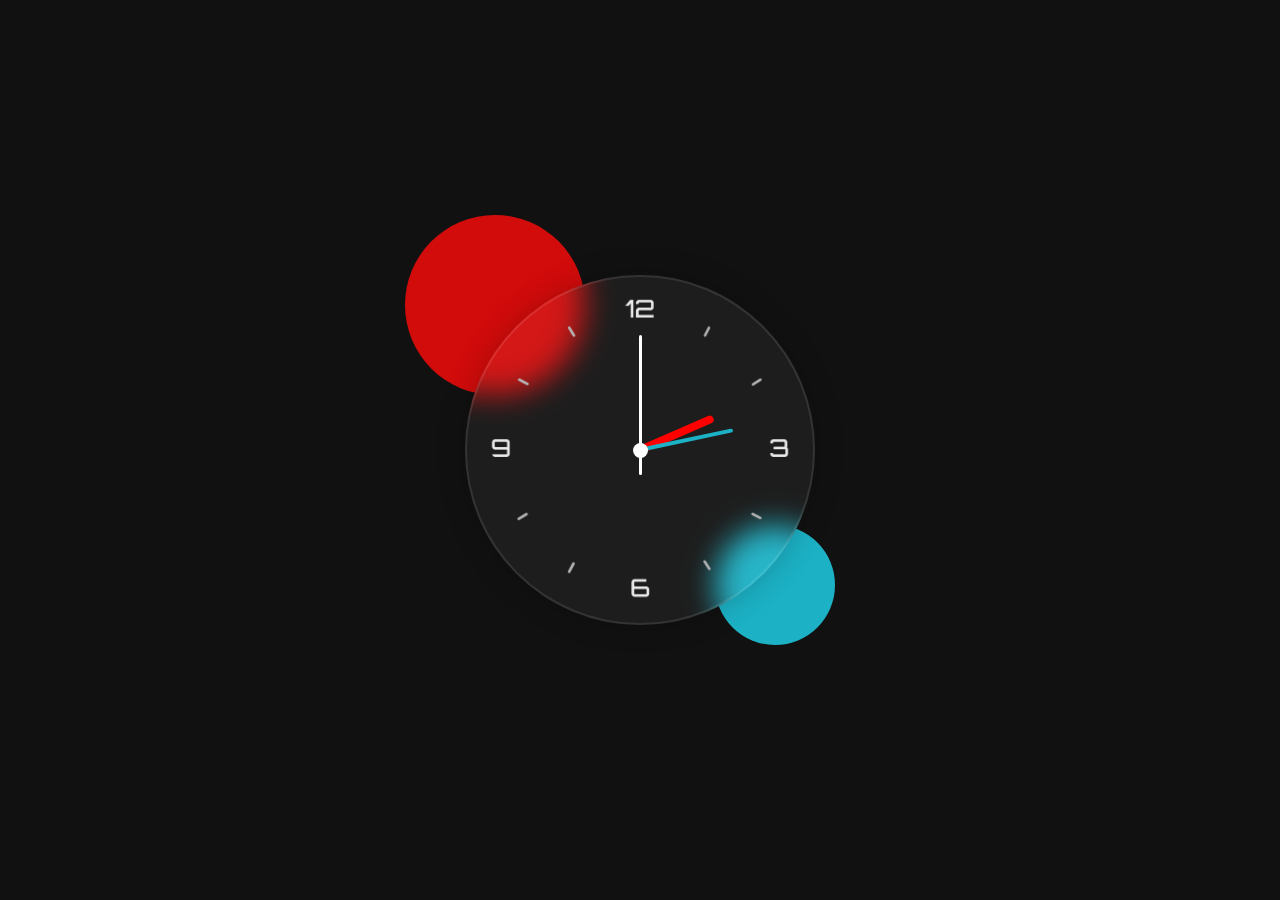
<file: css_analog/index.html>
<!DOCTYPE html>
<html lang="en">
<head>
    <meta charset="UTF-8">
    <meta name="viewport" content="width=device-width, initial-scale=1.0">
    <title>Document</title>
    <link rel="stylesheet" href="./style.css">
</head>
<body>
    <div class="container">
        <div class="circle"></div>
        <div class="circle"></div>

        <div class="clock">

            <div class="clock-bg">
                <img src="./clock.png" alt="">
            </div>
            <div class="hour">
                <span class="hr" id="hr"></span>
            </div>
            <div class="minute">
                <span class="min" id="min"></span>
            </div>
            <div class="second">
                <span class="sec" id="sec"></span>
            </div>
        </div>
    </div>
    <script src="./index.js"></script>
</body>
</html>
</file>
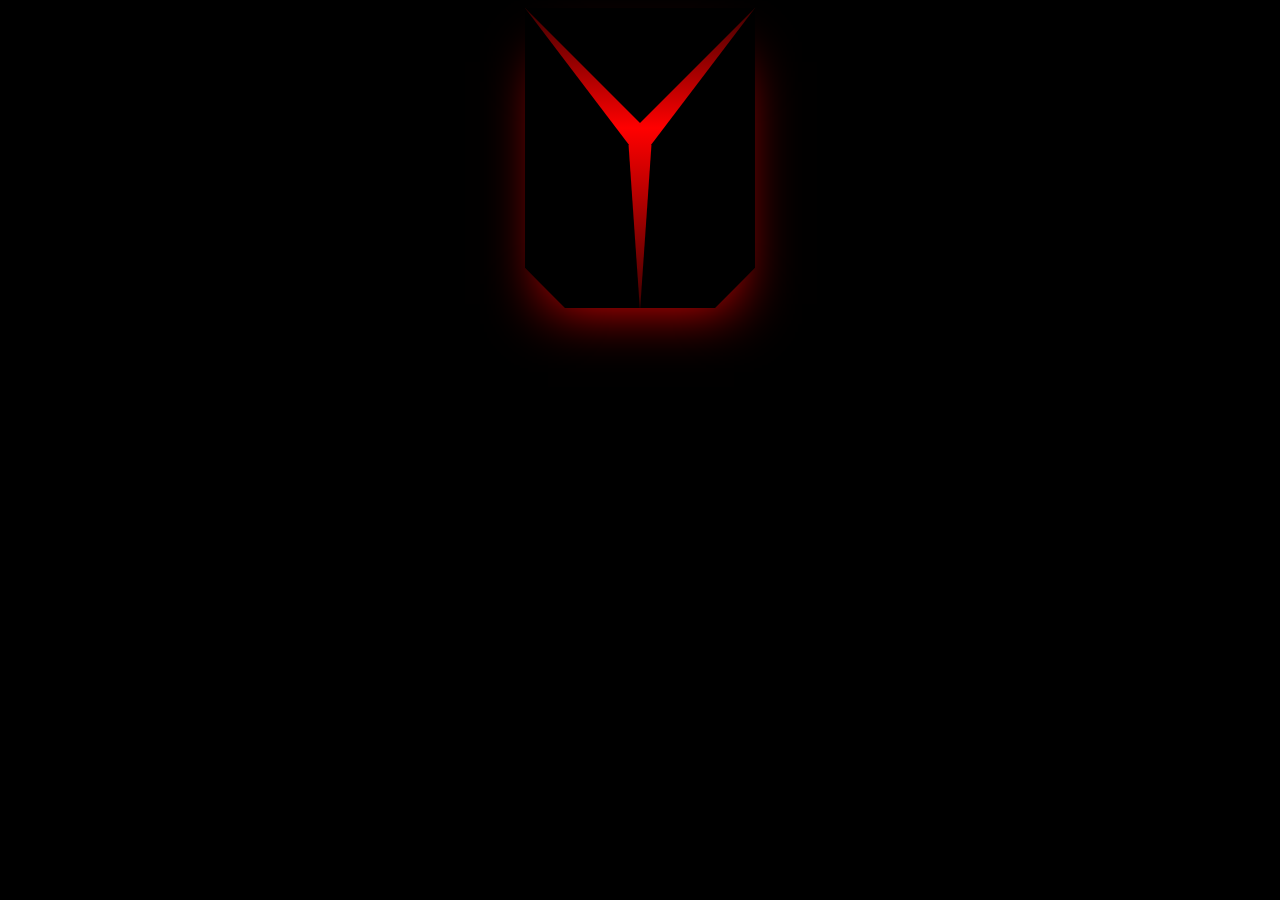
<file: css_card_science/index.html>
<!DOCTYPE html>
<html lang="en">
<head>
    <meta charset="UTF-8">
    <meta name="viewport" content="width=device-width, initial-scale=1.0">
    <title>Document</title>
    <link rel="stylesheet" href="./style.css">
</head>
<body>
    <div class="card">
        <div class="boxshadow"></div>
        <div class="main">
          <div class="top"></div>
          <div class="left side"></div>
          <div class="right side"></div>
          <div class="title">TITLE</div>
          <div class="button-container">
            <button class="button">
              <svg
                stroke-linejoin="round"
                stroke-linecap="round"
                stroke-width="2"
                fill="none"
                stroke="red"
                viewBox="0 0 24 24"
                height="24"
                width="24"
                xmlns="http://www.w3.org/2000/svg"
                class="svg"
              >
                <rect ry="5" rx="5" y="2" x="2" height="20" width="20"></rect>
                <path d="M16 11.37A4 4 0 1 1 12.63 8 4 4 0 0 1 16 11.37z"></path>
                <line y2="6.5" y1="6.5" x2="17.51" x1="17.5"></line>
              </svg>
            </button>
            <button class="button">
              <svg
                viewBox="0 0 512 512"
                fill="red"
                width="24"
                height="24"
                xmlns="http://www.w3.org/2000/svg"
                class="svg twitter"
              >
                <path
                  d="M389.2 48h70.6L305.6 224.2 487 464H345L233.7 318.6 106.5 464H35.8L200.7 275.5 26.8 48H172.4L272.9 180.9 389.2 48zM364.4 421.8h39.1L151.1 88h-42L364.4 421.8z"
                ></path>
              </svg>
            </button>
            <button class="button">
              <svg
                stroke-linejoin="round"
                stroke-linecap="round"
                stroke-width="2"
                stroke="red"
                fill="none"
                viewBox="0 0 24 24"
                height="24"
                width="24"
                xmlns="http://www.w3.org/2000/svg"
                class="svg"
              >
                <path
                  d="M15 22v-4a4.8 4.8 0 0 0-1-3.5c3 0 6-2 6-5.5.08-1.25-.27-2.48-1-3.5.28-1.15.28-2.35 0-3.5 0 0-1 0-3 1.5-2.64-.5-5.36-.5-8 0C6 2 5 2 5 2c-.3 1.15-.3 2.35 0 3.5A5.403 5.403 0 0 0 4 9c0 3.5 3 5.5 6 5.5-.39.49-.68 1.05-.85 1.65-.17.6-.22 1.23-.15 1.85v4"
                ></path>
                <path d="M9 18c-4.51 2-5-2-7-2"></path>
              </svg>
            </button>
          </div>
        </div>
      </div>
      
</body>
</html>
</file>
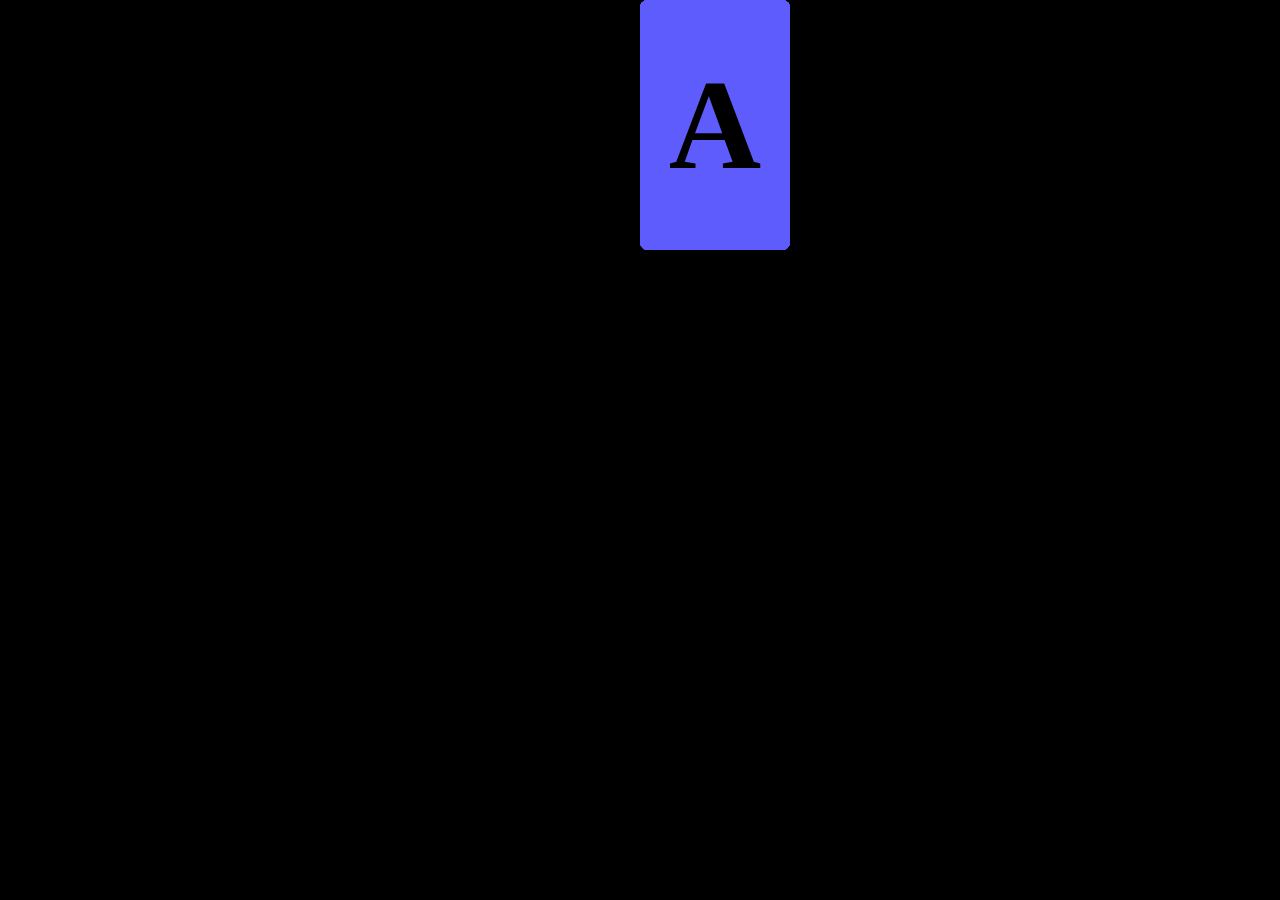
<file: css_deck/index.html>
<!DOCTYPE html>
<html lang="en">
<head>
    <meta charset="UTF-8">
    <meta name="viewport" content="width=device-width, initial-scale=1.0">
    <title>Document</title>
    <link rel="stylesheet" href="./style.css">
</head>
<body>
    <div class="container">
        <div class="card" style="--i:-4;">6</div>
        <div class="card" style="--i:-3;">7</div>
        <div class="card" style="--i:-2;">8</div>
        <div class="card" style="--i:-1;">9</div>
        <div class="card" style="--i:0;">10</div>
        <div class="card" style="--i:1;">J</div>
        <div class="card" style="--i:2;">Q</div>
        <div class="card" style="--i:3;">K</div>
        <div class="card" style="--i:4;">A</div>
    </div>
</body>
</html>
</file>
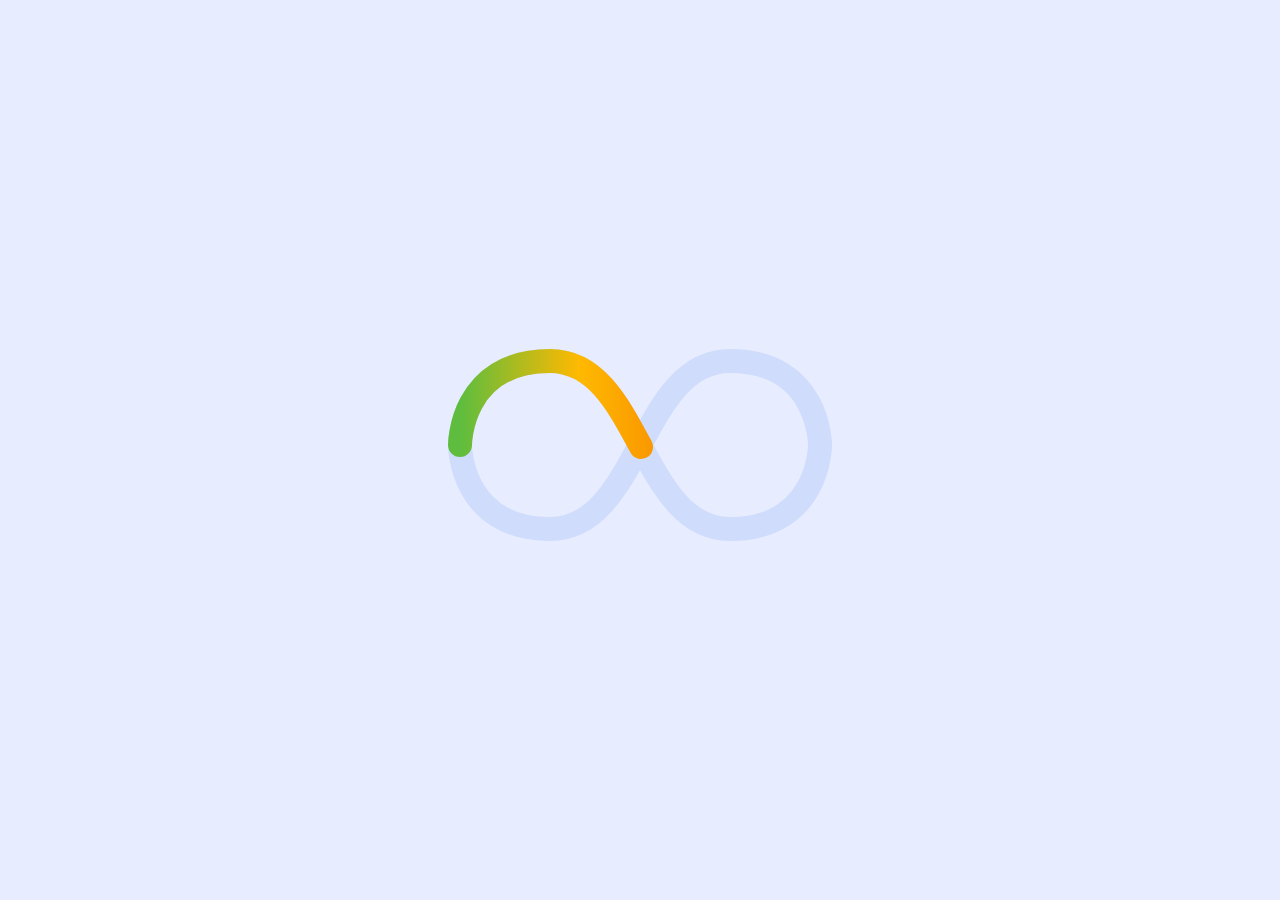
<file: css_infinity/index.html>
<!DOCTYPE html>
<html lang="en">
<head>
    <meta charset="UTF-8">
    <meta name="viewport" content="width=device-width, initial-scale=1.0">
    <title>CSS ANIMATION INFINITY</title>
    <link rel="stylesheet" href="./style.css">
</head>
<body>
    <main>
        <svg class="ip" viewBox="0 0 256 128" width="256px" height="128px" xmlns="http://www.w3.org/2000/svg">
            <defs>
                <linearGradient id="grad1" x1="0" y1="0" x2="1" y2="0">
                    <stop offset="0%" stop-color="#5ebd3e" />
                    <stop offset="33%" stop-color="#ffb900" />
                    <stop offset="67%" stop-color="#f78200" />
                    <stop offset="100%" stop-color="#e23838" />
                </linearGradient>
                <linearGradient id="grad2" x1="1" y1="0" x2="0" y2="0">
                    <stop offset="0%" stop-color="#e23838" />
                    <stop offset="33%" stop-color="#973999" />
                    <stop offset="67%" stop-color="#009cdf" />
                    <stop offset="100%" stop-color="#5ebd3e" />
                </linearGradient>
            </defs>
            <g fill="none" stroke-linecap="round" stroke-width="16">
                <g class="ip__track" stroke="#ddd">
                    <path d="M8,64s0-56,60-56,60,112,120,112,60-56,60-56"/>
                    <path d="M248,64s0-56-60-56-60,112-120,112S8,64,8,64"/>
                </g>
                <g stroke-dasharray="180 656">
                    <path class="ip__worm1" stroke="url(#grad1)" stroke-dashoffset="0" d="M8,64s0-56,60-56,60,112,120,112,60-56,60-56"/>
                    <path class="ip__worm2" stroke="url(#grad2)" stroke-dashoffset="358" d="M248,64s0-56-60-56-60,112-120,112S8,64,8,64"/>
                </g>
            </g>
        </svg>
    </main>
</body>
</html>
</file>
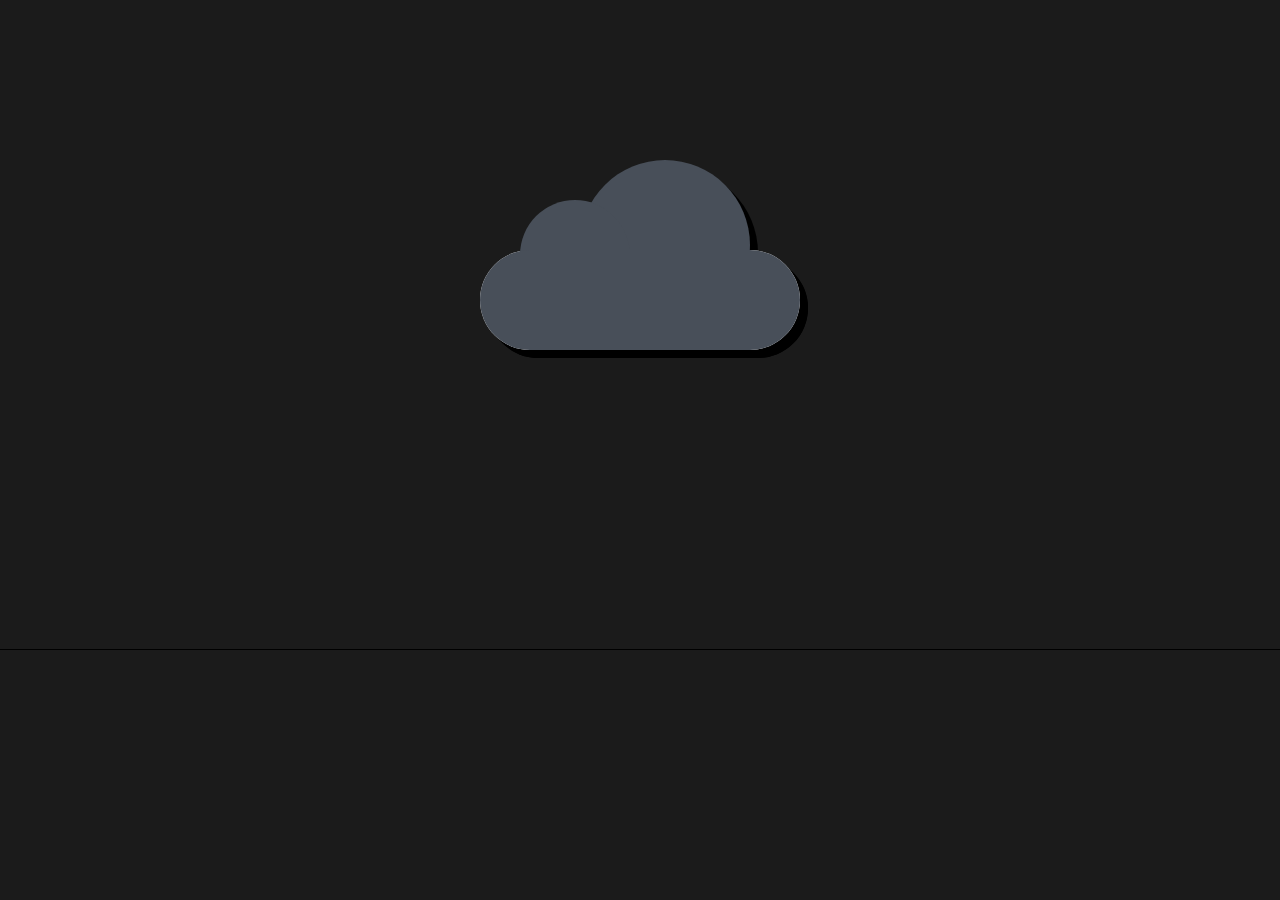
<file: css_sky_rain/index.html>
<!DOCTYPE html>
<html lang="en">
<head>
    <meta charset="UTF-8">
    <meta name="viewport" content="width=device-width, initial-scale=1.0">
    <title>Document</title>
    <link rel="stylesheet" href="./style.css">
</head>
<body>
    <div class="container">
    <div class="cloud"></div>
</div>
        <script>
                function rain(){
                    let cloud = document.querySelector('.cloud');
                    let e = document.createElement('div');
                    let left = Math.floor(Math.random()*310)
                        e.classList.add('drop');
                        cloud.appendChild(e)
                        e.style.left = left + 'px';
                        setTimeout(function (){
                    cloud.appendChild(e)
                },2000);
                }
               
                setInterval(function (){
                    rain()
                },2000);
        </script>
</body>
</html>
</file>
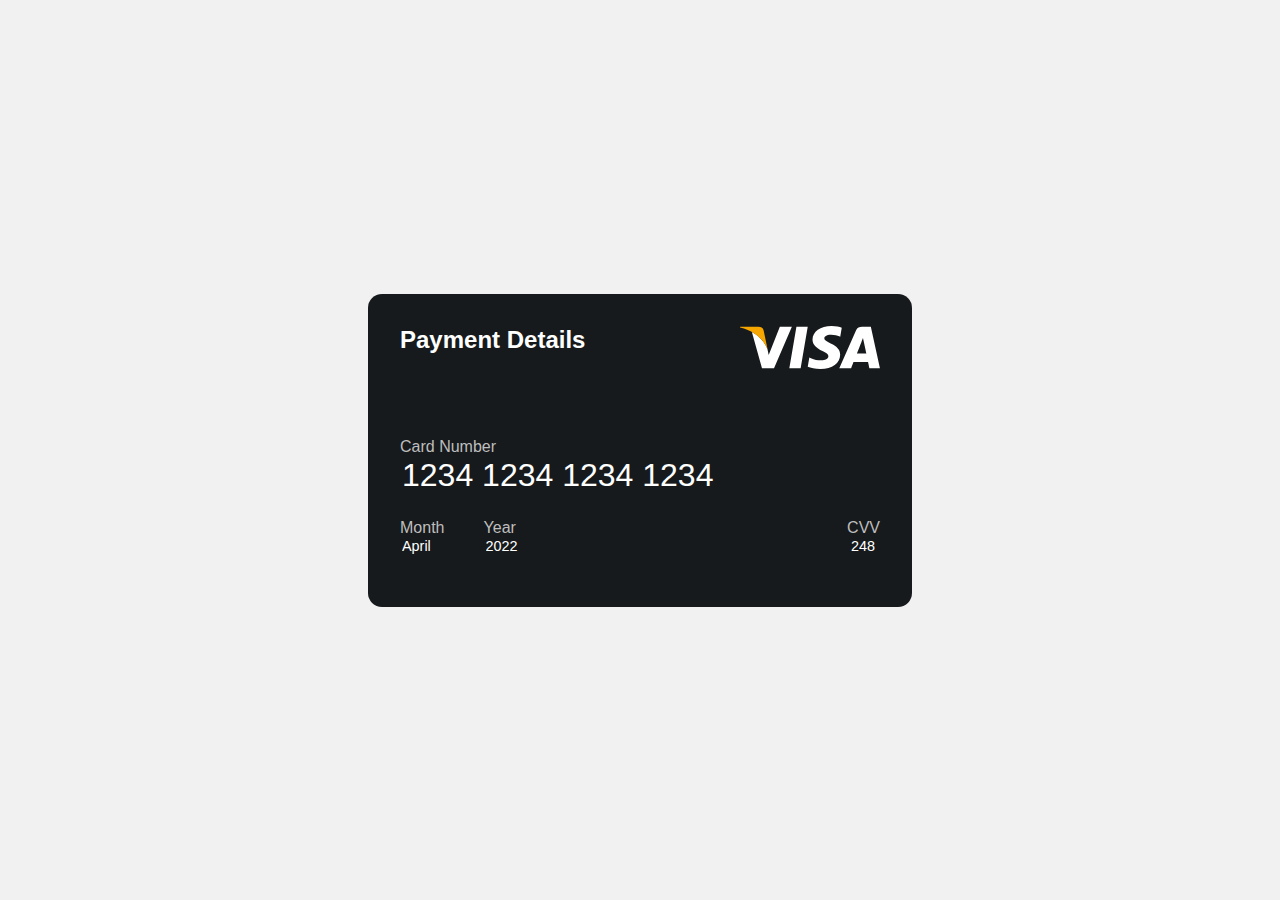
<file: css_visa_card/index.html>
<!DOCTYPE html>
<html lang="en">

<head>
    <meta charset="UTF-8">
    <meta http-equiv="X-UA-Compatible" content="IE=edge">
    <meta name="viewport" content="width=device-width, initial-scale=1.0">
    <link rel="stylesheet" href="style.css">
    <title>Widget #2 | AsmrProg</title>
</head>

<body>

    <div class="container">
        <div class="card">
            <div class="header">
                <h3 class="title">Payment Details</h3>
                <svg xmlns="http://www.w3.org/2000/svg" class="logo" width="140" height="43" viewBox="0 0 175.7 53.9">
                    <style>
                        .visa {
                            fill: #fff;
                        }
                    </style>
                    <path class="visa"
                        d="M61.9 53.1l8.9-52.2h14.2l-8.9 52.2zm65.8-50.9c-2.8-1.1-7.2-2.2-12.7-2.2-14.1 0-24 7.1-24 17.2-.1 7.5 7.1 11.7 12.5 14.2 5.5 2.6 7.4 4.2 7.4 6.5 0 3.5-4.4 5.1-8.5 5.1-5.7 0-8.7-.8-13.4-2.7l-2-.9-2 11.7c3.3 1.5 9.5 2.7 15.9 2.8 15 0 24.7-7 24.8-17.8.1-5.9-3.7-10.5-11.9-14.2-5-2.4-8-4-8-6.5 0-2.2 2.6-4.5 8.1-4.5 4.7-.1 8 .9 10.6 2l1.3.6 1.9-11.3M164.2 1h-11c-3.4 0-6 .9-7.5 4.3l-21.1 47.8h14.9s2.4-6.4 3-7.8h18.2c.4 1.8 1.7 7.8 1.7 7.8h13.2l-11.4-52.1m-17.5 33.6c1.2-3 5.7-14.6 5.7-14.6-.1.1 1.2-3 1.9-5l1 4.5s2.7 12.5 3.3 15.1h-11.9zm-96.7-33.7l-14 35.6-1.5-7.2c-2.5-8.3-10.6-17.4-19.6-21.9l12.7 45.7h15.1l22.4-52.2h-15.1" />
                    <path fill="#F7A600"
                        d="M23.1.9h-22.9l-.2 1.1c17.9 4.3 29.7 14.8 34.6 27.3l-5-24c-.9-3.3-3.4-4.3-6.5-4.4" />
                </svg>

            </div>

            <div class="content">
                <div class="row">
                    <label>Card Number</label>
                    <input type="text" class="card-number" placeholder="1234 1234 1234 1234">
                </div>

                <div class="row card-expire">
                    <div class="row card-expire-month">
                        <label>Month</label>
                        <input type="text" placeholder="April">
                    </div>
                    <div class="row card-expire-year">
                        <label>Year</label>
                        <input type="text" placeholder="2022">
                    </div>
                </div>

                <div class="row card-cvv">
                    <label>CVV</label>
                    <input type="text" placeholder="248">
                </div>

            </div>

        </div>
    </div>


</body>

</html>
</file>
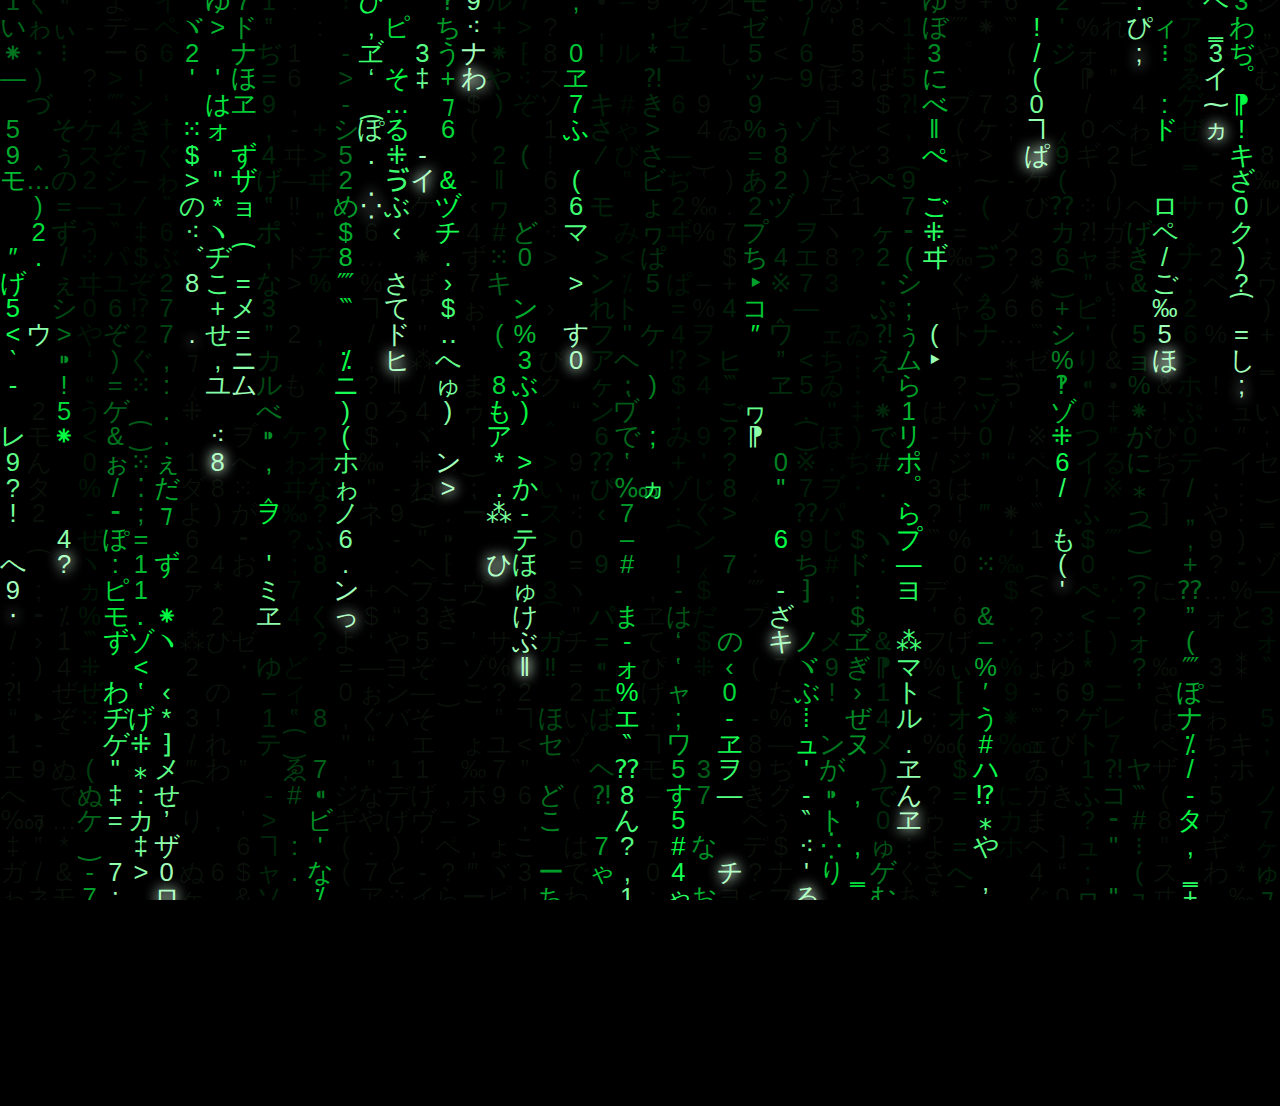
<file: cmatrix.html>
<!DOCTYPE html>
<html lang="en">
<head>
    <meta charset="UTF-8">
    <meta name="viewport" content="width=device-width, initial-scale=1.0">
    <title>Document</title>
    <style>
        html, body { 
            height: 100%; 
            margin: 0; 
            overflow: hidden;
          }
          body { 
            display: flex; 
            align-items: center; 
            justify-content: center;
            background: #000; 
          }
          main {
            display: flex;
          }
          p {
            line-height: 1;
          }
          span {
            display: block;
            width: 2vmax; 
            height: 2vmax; 
            font-size: 2vmax; 
            color: #9bff9b11;
            text-align: center;
            font-family: "Helvetica Neue", Helvetica, sans-serif;
          }
    </style>
</head>
<body>
    <main></main>
</body>
<script>
    function r(from, to) {
        return ~~(Math.random() * (to - from + 1) + from);
      }
      function pick() {
        return arguments[r(0, arguments.length - 1)];
      }
      function getChar() {
        return String.fromCharCode(pick(
          r(0x3041, 0x30ff),
          r(0x2000, 0x206f),
          r(0x0020, 0x003f)
        ));
      }
      function loop(fn, delay) {
        let stamp = Date.now();
        function _loop() {
          if (Date.now() - stamp >= delay) {
            fn(); stamp = Date.now();
          }
          requestAnimationFrame(_loop);
        }
        requestAnimationFrame(_loop);
      }
      class Char {
        constructor() {
          this.element = document.createElement('span');
          this.mutate();
        }
        mutate() {
          this.element.textContent = getChar();
        }
      }
      class Trail {
        constructor(list = [], options) {
          this.list = list;
          this.options = Object.assign(
            { size: 10, offset: 0 }, options
          );
          this.body = [];
          this.move();
        }
        traverse(fn) {
          this.body.forEach((n, i) => {
            let last = (i == this.body.length - 1);
            if (n) fn(n, i, last);
          });
        }
        move() {
          this.body = [];
          let { offset, size } = this.options;
          for (let i = 0; i < size; ++i) {
            let item = this.list[offset + i - size + 1];
            this.body.push(item);
          }
          this.options.offset = 
            (offset + 1) % (this.list.length + size - 1);
        }
      }
      class Rain {
        constructor({ target, row }) {
          this.element = document.createElement('p');
          this.build(row);
          if (target) {
            target.appendChild(this.element);
          }
          this.drop();
        }
        build(row = 20) {
          let root = document.createDocumentFragment();
          let chars = [];
          for (let i = 0; i < row; ++i) {
            let c = new Char();
            root.appendChild(c.element);
            chars.push(c);
            if (Math.random() < .5) {
              loop(() => c.mutate(), r(1e3, 5e3));
            }
          }
          this.trail = new Trail(chars, { 
            size: r(10, 30), offset: r(0, 100) 
          });
          this.element.appendChild(root); 
        }
        drop() {
          let trail = this.trail;
          let len = trail.body.length;
          let delay = r(10, 100);
          loop(() => {
            trail.move();
            trail.traverse((c, i, last) => {
              c.element.style = `
                color: hsl(136, 100%, ${85 / len * (i + 1)}%)
              `;
              if (last) {
                c.mutate();
                c.element.style = `
                  color: hsl(136, 100%, 85%);
                  text-shadow:
                    0 0 .5em #fff,
                    0 0 .5em currentColor;
                `;
              }
            });
          }, delay);
        }
      }
      
      const main = document.querySelector('main');
      for (let i = 0; i < 50; ++i) {
        new Rain({ target: main, row: 50 });
      }
</script>
</html>
</file>
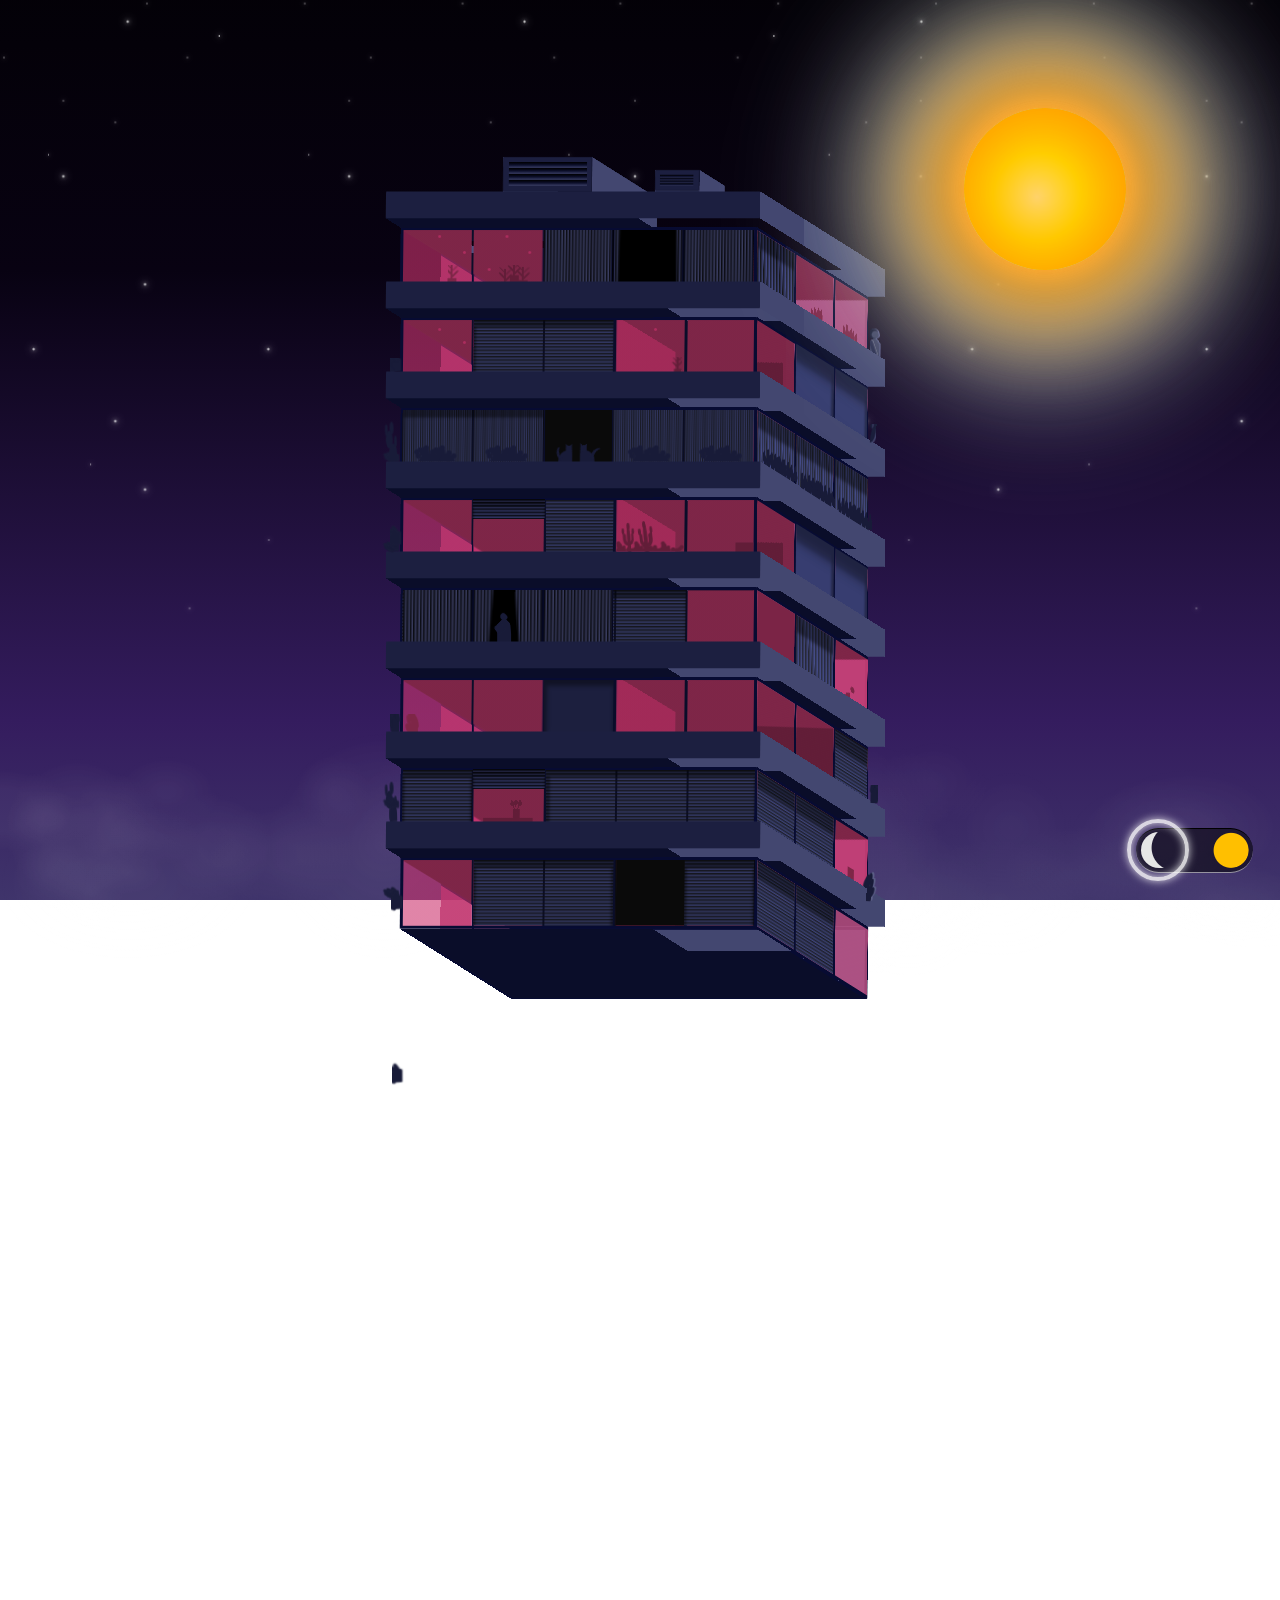
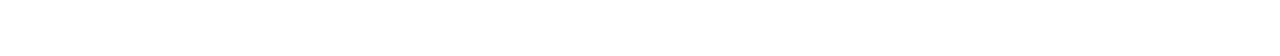
<file: sangvatoi (1).html>
<!DOCTYPE html>
<html lang="en">
<head>
    <meta charset="UTF-8">
    <meta name="viewport" content="width=device-width, initial-scale=1.0">
    <title>Document</title>
    <style>
/*** Pending to add some details on windows ***/

@property --glass {
	syntax: '<angle>';
	inherits: false;
	initial-value: 337deg;
}

* {
	transform-style: preserve-3d;
	box-sizing: border-box;
}

body {
	margin: 0;
	padding: 0;
	width: 100vw;
	height: 100vh;
	overflow: hidden;
	display: flex;
	align-items: flex-end;
	justify-content: center;
	--cbz: cubic-bezier(0.68, -0.55, 0.27, 1.55);
}

.content {
	--frame: #070b32;
	--bush: #181b38;
	--dot1: radial-gradient(circle at 50% 50%, var(--bush) 0 0.25vmin, #fff0 calc(0.25vmin + 1px) 100%);
	--dot2: radial-gradient(circle at 50% 50%, var(--bush) 0 0.5vmin, #fff0 calc(0.5vmin + 1px) 100%);
	--dot3: radial-gradient(circle at 50% 50%, var(--bush) 0 1.15vmin, #fff0 calc(1.15vmin + 1px) 100%);
	--glass: 337deg;
	--luz1: hsl(var(--glass) 60% 50% / 60%);
	--luz2: hsl(var(--glass) 54% 32%);
	--luz3: hsl(var(--glass) 54% 25%);
	transition: --glass 3s;
	width: 80vmin;
	height: 100vh;
	display: flex;
	align-items: flex-end;
	justify-content: center;
	animation: start-glass 3s var(--cbz) 0s 1;
}

@keyframes start-glass {
	0% { --glass: 200deg; }
	100% { --glass: 337deg; }
}

.content:before {
	content: "";
	position: absolute;
	width: 100vw;
	height: 100%;
	background: linear-gradient(180deg, #000, #080212, #341c5e, #50587e, #0079d9, #39a7ff,  #70c6ed 100%);
	background-repeat: no-repeat;
	background-size:  100% 300%;
	background-position: 0% 10%;
	transform: translateZ(-100vmin);
	transition: all 3s var(--cbz) 0s;
	animation: start-bg 3s var(--cbz) 0s 1;
}

.content:after {
	content: "";
	position: absolute;
	width: 100vw;
	height: 200%;
	--s1: radial-gradient(0.1vmin 0.1vmin at 50% 50%, #ffffff, #fff0);
	--s2: radial-gradient(0.2vmin 0.2vmin at 50% 50%, #ffffff, #fff0);
	background-image: var(--s1),var(--s1), var(--s1),var(--s2), var(--s2),var(--s1), var(--s2),var(--s1), var(--s2),var(--s1), var(--s2),var(--s1), var(--s2),var(--s1), var(--s1),var(--s2), var(--s2),var(--s1), var(--s1),var(--s2), var(--s1),var(--s1);
	background-repeat: repeat-x;
	background-size: 26% 25%, 43.33% 33.33%, 50% 80%, 20% 20%, 33.33% 75.33%, 26% 73%, 39.33% 22%, 33.33% 26%, 31% 32%, 14.33% 35.33%, 18.33% 62.33%, 39.33% 86.33%, 29.33% 69%, 12.33% 30.33%, 29.33% 41.33%, 22.33% 46.33%, 35.33% 27.33%, 22.33% 39.33%, 20.33% 44.33%, 33.33% 56.33%;
	filter: drop-shadow(0px 0px 2px #fff) drop-shadow(0px 0px 5px #fff);
	background-position: -8% -10%;
	transform: translateZ(-100vmin);
	transition: all 3s var(--cbz) 0s;
	top: -16vmin;
	animation: start-stars 3s var(--cbz) 0s 1;
}


input#day-night:checked ~ .content:before {
	background-position: 0% 90%;
	transition: all 3s var(--cbz) 0s;
}

input#day-night:checked ~ .content:after {
	top: -100%;
	transition: all 3s var(--cbz) 0s;
}

@keyframes start-stars {
	0% { top: -100%; }
	100% { top: 0%; }
}

@keyframes start-bg {
	0% { background-position: 0% 90%; }
	100% { background-position: 0% 10%; }
}


.moon-sun {
	position: absolute;
	width: 18vmin;
	height: 18vmin;
	bottom: 70vmin;
	margin-left: 90vmin;
	border-radius: 100%;
	background-repeat: no-repeat;
	animation: change-sm 3s var(--cbz) 0s 1;
	animation-fill-mode: forwards;
	background: radial-gradient(circle at 45% 55%, #fff -13%, yellow 35%, orange 90%, #fff0 90%);
	box-shadow: 0 0 6em 3em #ff9800, 0 0 8em 0 #ff9800 inset, 0 0 20px 5px #fdfdfd;
	--moon: 
		radial-gradient( circle at 26% 71%, #ffffff 8%, #fff0 12% ), 
		radial-gradient( circle at 23% 75%, #ccc 0% 1%, #fff0 10% ), 
		radial-gradient( circle at 14% 42%, #fdfdfd 7%, #fff0 11% ), 
		radial-gradient( circle at 12% 45%, #ccc 0%, #fff0 7% ), 
		radial-gradient( circle at 23% 57%, #f9f9f9 2%, #fff0 6% ), 
		radial-gradient( circle at 22% 58%, #ccc -2%, #fff0 4% ), 
		radial-gradient(circle at 83% 25%, #fff0 10vmin, #fff calc(10vmin + 1px));
	filter: drop-shadow(0px 1px 6vmin #6493a9) drop-shadow(0px 1px 6vmin #fdfdfd);		
}

input#day-night:checked ~ .content .moon-sun {
	animation: change-ms 3s var(--cbz) 0s 1 reverse;
	animation-fill-mode: forwards;
}


@keyframes change-sm {
	0% { bottom: 70vmin; }
	45%, 55% { bottom: -35vmin; }
	49% { background: #ffeb3b; filter: drop-shadow(0px 1px 6vmin #ff9800) drop-shadow(0px 1px 6vmin #fdfdfd); }
	50% {  background: var(--moon); }
	100% { bottom: 70vmin;  background: var(--moon);filter: drop-shadow(0px 1px 6vmin #6493a9) drop-shadow(0px 1px 6vmin #fdfdfd); box-shadow: none; }
}

@keyframes change-ms {
	0% { bottom: 70vmin; }
	45%, 55% { bottom: -35vmin; }
	49% { background: #ffeb3b; filter: drop-shadow(0px 1px 6vmin #ff9800) drop-shadow(0px 1px 6vmin #fdfdfd); }
	50% {  background: var(--moon); }
	100% { bottom: 70vmin;  background: var(--moon);filter: drop-shadow(0px 1px 6vmin #6493a9) drop-shadow(0px 1px 6vmin #fdfdfd); box-shadow: none; }
}




/*** CUBOID ***/

.cuboid {
	--width: 20;
	--depth: 20;
	--height: 20;
	--hue: 235;
	--sat: 25%;
	height: calc(var(--height) * 1vmin);
	width: calc(var(--width) * 1vmin);
	position: absolute;
	transform: rotateY(-8deg) rotateX(5deg) translateZ(-24vmin);
}

.cuboid .side {
	position: absolute;
	top: 50%;
	left: 50%;
	height: 100%;
	width: 100%;
	border-radius: 1px;
}


.cuboid .side:nth-of-type(1) {
	--sat: 40%;
	transform: translate3d(-50%, -50%, calc(var(--depth) * 0.5vmin));
	background: hsl(var(--hue), var(--sat), 18%);
}
.cuboid .side:nth-of-type(2) {
	transform: translate3d(-50%, -50%, calc(var(--depth) * -0.5vmin))
		rotateY(180deg);
	background: hsl(var(--hue), var(--sat), 35%);
}
.cuboid .side:nth-of-type(3) {
	width: calc(var(--depth) * 1vmin);
	transform: translate(-50%, -50%) rotateY(90deg)
		translate3d(0, 0, calc(var(--width) * 0.5vmin));
	background: hsl(var(--hue), var(--sat), 35%);
}
.cuboid .side:nth-of-type(4) {
	width: calc(var(--depth) * 1vmin);
	transform: translate(-50%, -50%) rotateY(-90deg)
		translate3d(0, 0, calc(var(--width) * 0.5vmin));
	background: hsl(var(--hue), var(--sat), 40%);
}
.cuboid .side:nth-of-type(5) {
	--sat: 60%;
	height: calc(var(--depth) * 1vmin);
	transform: translate(-50%, -50%) rotateX(90deg)
		translate3d(0, 0, calc(var(--height) * 0.5vmin));
	background: hsl(var(--hue), var(--sat), 10%);
}
.cuboid .side:nth-of-type(6) {
	--sat: 60%;
	height: calc(var(--depth) * 1vmin);
	transform: translate(-50%, -50%) rotateX(-90deg)
		translate3d(0, 0, calc(var(--height) * 0.5vmin));
	background: hsl(var(--hue), var(--sat), 10%);
}




/*** FLOOR ***/

.floor {
	--width: 40;
	--depth: 89;
	--height: 8;
	bottom: -5vmin;
	left: 16vmin;
	--lines-front: repeating-linear-gradient(90deg, var(--luz1) 0% calc(100% - 0.275vmin), var(--frame) calc(100% - 0.275vmin) 100%);
	--lines-side: repeating-linear-gradient(90deg, var(--luz1) 0% calc(100% - 1.5vmin), var(--frame) calc(100% - 1.5vmin) 100%);
}

.floor .side { border: 3px solid var(--frame); }

.floor.two { bottom: 5vmin; }
.floor.three { bottom: 15vmin; }
.floor.four { bottom: 25vmin; }
.floor.five { bottom: 35vmin; }
.floor.six { bottom: 45vmin; }
.floor.seven { bottom: 55vmin; }
.floor.eight { bottom: 65vmin; }

.floor .side:nth-of-type(1) {
	background: 
		conic-gradient(from 116deg at 0 0, var(--luz2) 0 25%, #fff0 0 100%), 
		linear-gradient(31deg, #fff0 60%, var(--luz2) 61%), 
		linear-gradient(31deg, #fff0 20%, var(--luz2) 21%), 
		linear-gradient(31deg, var(--luz1) 65%, var(--luz2) 21%), 
		linear-gradient(90deg, var(--luz1) 19.5%, #fff0 19.5% 20%, var(--luz1) 20.5% 39.5%, #fff0 40% 61%, var(--luz3) 61% 80.25%, #fff0 80% 81%, var(--luz2) 81% 100%); 
	background-size: 2.5% 51%, 19.5% 100%, 19.5% 100%, 19.5% 100%, 100% 100%;
	background-repeat: no-repeat;
	background-position: 79.75% 100%, 0 0, 25% 0, 75.4% 0, 0 0;
}

.floor .side:nth-of-type(3) {
	background: var(--lines-side), hsl(var(--hue) var(--sat) 75% / 0.5);
	background-size: 35.45% 100%;
}

.floor .side:nth-of-type(4) {
	background: var(--lines-side), hsl(var(--hue) var(--sat) 40% / 0.5);
	background-size: 35.45% 100%;
}




/*** ROOF ***/

.roof {    
	--height: 3;
	--width: 42;
	--depth: 100;
	bottom: 3vmin;
	left: 16vmin;
	transform: rotateY(-8deg) rotateX(5deg)  translateZ(-18vmin);
}

.roof.two { bottom: 13vmin; }
.roof.three { bottom: 23vmin; }
.roof.four { bottom: 33vmin; }
.roof.five { bottom: 43vmin; }
.roof.six { bottom: 53vmin; }
.roof.seven { bottom: 63vmin; }
.roof.eight { bottom: 73vmin; }




/*** AIR COOLER ***/

.air-cooler {
	--height: 3.9;
	--width: 10;
	--depth: 52;
	bottom: 78.5vmin;
	left: 25vmin;
}

.air-cooler + .air-cooler {
	--height: 2.4;
	--width: 5;
	--depth: 20;
	bottom: 78.5vmin;
	left: 42vmin;
	transform: rotateY(-8deg) rotateX(5deg) translateZ(-7vmin);
}

.air-cooler .side:nth-of-type(1) {
	border: 1px solid #0002;
}

.air-cooler .side:nth-of-type(1):before {
	content: "";
	width: calc(100% - 1vmin);
	height: calc(100% - 1vmin);
	position: absolute;
	background: repeating-linear-gradient(180deg, #000, #0a0d29 , #434770cc);
	margin: 0.5vmin;
	background-size: 100% 25%;
}




/*** WINDOWS ***/

span {
	background: linear-gradient(32deg, #fff0 17%, var(--luz2) 19%), var(--luz1);
	position: absolute;
	width: 20%;
	height: 100%;
	left: 20%;
}


/* F 2 */
.floor.two .side span:before ,
.floor.five .side span:before {
	content: "";
	position: absolute;
	width: calc(100% + 2px);
	height: 30%;
	top: -1px;
	left: -1px;
	background: repeating-linear-gradient(180deg, black, #383e70);
	background-size: 100% 0.35vmin;
	box-shadow: 0.01vmin 0.75vmin 0.15vmin 0.125vmin #0005 inset;
}




/*** BLINDS ***/

.floor .side:nth-of-type(1):before, .floor .side:nth-of-type(1):after, 
.floor .side:nth-of-type(3):before, .floor .side:nth-of-type(3):after {
	position: absolute;
	content: "";
	width: 40%;
	height: 100%;
	left: 20%;
	background: repeating-linear-gradient(180deg, #101010, transparent), repeating-linear-gradient(90deg, #383e70 0 calc(100% - 0.25vmin), var(--frame) calc(100% - 0.25vmin) 100%);
	background-size: 100% 0.365vmin, 8vmin 100%;
}

.floor .side:nth-of-type(1):after {
	width: 20%;
	left: 80.25%;

}


/* F 1 */
.floor.one .side:nth-of-type(1):before, 
.floor.one .side:nth-of-type(1):after {
	box-shadow: 0vmin 0.65vmin 0.25vmin 0.25vmin #0006 inset;
}
.floor.one .side:nth-of-type(1):after {
	box-shadow: 0vmin 0.65vmin 0.25vmin 0.25vmin #0006 inset, -7.75vmin 0 0 0 #0a0a0a;
}



/* F 2 */
.floor.two .side:nth-of-type(1):before {
	width: 59.5%;
	left: 40.75%;
	box-shadow: 0.2vmin 0.5vmin 0.25vmin 0.25vmin #0006 inset;
}
.floor.two .side:nth-of-type(1):after {
	width: 20%;
	left: -1px;
	box-shadow: none;
	box-shadow: 0vmin 0.65vmin 0.25vmin 0.25vmin #0006 inset;
	background-color: #3d4176;
}



/* F 3 */
.floor.three .side:nth-of-type(1):after {
	background: #1c1f3e;
	left: 40.25%;
	width: 19.75%;
	box-shadow: 0.2vmin 0.525vmin 0.5vmin 0.125vmin #0006 inset;
}

.floor.three .side:nth-of-type(1):before {
	display: none;
}


/* F 4 */
.floor.four .side:nth-of-type(1):before,
.floor.eight .side:nth-of-type(1):before {
	position: absolute;
	content: "";
	width: 60%;
	height: 100%;
	left: 40%;
	--luz1: #434770;
	--lines-front: repeating-linear-gradient(90deg, var(--luz1) 0% calc(100% - 0.275vmin), var(--frame) calc(100% - 0.275vmin) 100%);
	background: repeating-linear-gradient(90deg, black, transparent), linear-gradient(91deg, #fff0 35%, #000 calc(36% + 1px) 52%, #fff0 52%), linear-gradient(-91deg, #fff0 36%, #000 calc(37% + 1px) 55%, #fff0 55%), var(--lines-front), repeating-linear-gradient(90deg, #364e69, #141f59);
	background-size: 0.35vmin 100%, 100% 100%, 100% 100%, 33.6% 100%, 4% 100%;
	z-index: 1;
}

.floor.four .side:nth-child(1):after {
	box-shadow: 0.05vmin 0.7vmin 0.25vmin 0.125vmin #0006 inset, 7.5vmin -7.3vmin 0 0 #0a0d29;
	left: -1px;
	width: 81%;
}

.floor.four .side:nth-of-type(1):before {
	background: repeating-linear-gradient(90deg, black, transparent), linear-gradient(94deg, #fff0 41%, #000 calc(42% + 1px) 52%, #fff0 52%), linear-gradient(-95deg, #fff0 45%, #000 calc(46% + 1px) 55%, #fff0 55%), var(--lines-front), repeating-linear-gradient(90deg, #364e69, #141f59);
	background-size: 0.375vmin 100%, 100% 100%, 100% 100%, 33.6% 100%, 4% 100%;
	left: 0;
}

.roof.four .side:nth-child(1):before {
	content: "";
	position: absolute;
	width: 25%;
	height: 3vmin;
	top: -3vmin;
	left: 25vmin;
	background: radial-gradient(circle at 13% 98%, var(--luz3) 0.5vmin, #fff0 calc(0.5vmin + 1px)), radial-gradient(circle at 11% 79%, var(--luz3) 0.25vmin, #fff0 calc(0.25vmin + 1px)), radial-gradient(circle at 16% 84%, var(--luz3) 0.125vmin, #fff0 calc(0.125vmin + 1px)), radial-gradient(circle at 21% 95%, var(--luz3) 0.25vmin, #fff0 calc(0.25vmin + 1px)), radial-gradient(circle at 25% 98%, var(--luz3) 0.25vmin, #fff0 calc(0.25vmin + 1px)), radial-gradient(circle at 28% 91%, var(--luz3) 0.175vmin, #fff0 calc(0.175vmin + 1px)), radial-gradient(circle at 30% 84%, var(--luz3) 0.175vmin, #fff0 calc(0.175vmin + 1px)), radial-gradient(circle at 10% 70%, var(--luz3) 0.175vmin, #fff0 calc(0.175vmin + 1px));
	background-repeat: no-repeat;
	filter: drop-shadow(2vmin 0vmin 0px var(--luz3)) drop-shadow(3vmin 0vmin 0px var(--luz3));
}


/* F 5 */
.floor.five .side:nth-of-type(1):before {
	width: 19.25%;
	left: 40.75%;
}

.floor.five .side:nth-child(1) span:after {
	content: "";
	position: absolute;
	width: 2vmin;
	height: 2vmin;
	top: 4.85vmin;
	left: 29.7vmin;
	background: var(--luz3);
	background-size: 100% 0.35vmin;
	box-shadow: -2px -20.1vmin 0 0 var(--luz3);
	color: #601d44;
	z-index: 3;
	transform: translateZ(1.8vmin);
}

.floor.five .side:nth-of-type(1):after {
	display: none;
}

.roof.five .side:nth-child(-n+4):before {
	content: "";
	position: absolute;
	width: 100%;
	height: 3vmin;
	top: -3vmin;
	background: var(--dot3), var(--dot2), var(--dot1), var(--dot1), var(--dot1), var(--dot1), var(--dot1), var(--dot1);
	background-position: -16.2vmin 1.825vmin, -16.7vmin 0.5vmin, -15.72vmin 0.65vmin, -17.57vmin 0.5vmin, -17.2vmin 0.25vmin, -16.5vmin 0.1vmin , -17.4vmin 0.95vmin, -15.175vmin 0.95vmin;
	background-repeat: no-repeat;
	filter: drop-shadow(16px 0px 0px var(--bush)) drop-shadow(24vmin 0px 0px var(--bush)) drop-shadow(8vmin 0px 0px var(--bush));
}


/* F 6 */
.floor.six .side:nth-of-type(1):before {
	left: -0.1vmin;
	box-shadow: 0.025vmin 0.7vmin 0.25vmin 0.125vmin #0006 inset;
	width: 40.25%;
	background: repeating-linear-gradient(90deg, #101010, transparent), repeating-linear-gradient(90deg, #383e70 0 calc(100% - 0.25vmin), var(--frame) calc(100% - 0.25vmin) 100%);
	background-size: 0.25vmin 100%, 8vmin 100%;
}

.floor.six .side:nth-of-type(1):after {
	left: 60%;
	width: 40%;
	background: repeating-linear-gradient(90deg, #101010, transparent), repeating-linear-gradient(90deg, #383e70 0 calc(100% - 0.25vmin), var(--frame) calc(100% - 0.25vmin) 100%);
	background-size: 0.25vmin 100%, 8vmin 100%;
}

.floor.six .side span {
	left: 40.5%;
	width: 19%;
	background: #0a0a0a;
}


/* F 7 */
.floor.seven .side:nth-of-type(1):after {
	display: none;
}

.floor.seven .side:nth-of-type(1):before {
	box-shadow: 0.15vmin 0.65vmin 0.25vmin 0.125vmin #0006 inset;
}


/* F 8 */
.floor.eight .side:nth-of-type(1):after {
	width: 60%;
	left: 40%;
	box-shadow: 0.025vmin 0.65vmin 0.5vmin 0.25vmin #0006 inset;
	background: repeating-linear-gradient(180deg, black, transparent);
	background-size: 100% 4%;
}






/***  RIGHT SIDE  ***/

.floor .side:nth-of-type(3):before,
.floor .side:nth-of-type(3):after{
	width: 33.95%;
	box-shadow: 0.025vmin 1.75vmin 0.4vmin 0.125vmin #0006 inset;
	background-size: 100% 0.365vmin, 33vmin 100%;
	filter: brightness(1.25);
}

/* F 1 */
.floor.one .side:nth-of-type(3):before,
.floor.two .side:nth-of-type(3):before {
	left: 0;
}
.floor.one .side:nth-of-type(3):after,
.floor.two .side:nth-of-type(3):after {
	left: 35.25%;
}


/* F 2 */
.floor.two .side:nth-of-type(3) span,
.floor.four .side:nth-of-type(3) span {
	left: 71%;
	width: 29%;
	background: linear-gradient(-5deg, #fff0 76%, var(--luz2) calc(76% + 1px)), var(--luz1);
}
.floor.two .side:nth-of-type(3) span:before {
	width: 5vmin;
	bottom: 0.8vmin;
	top: inherit;
	background: var(--luz2);
	box-shadow: none;
	left: 10vmin;
}


/* F 3 */
.floor.three .side:nth-of-type(3):before, .floor.three .side:nth-of-type(3):after {
	left: 70.75%;
	width: 29.25%;
}

.floor.three .side:nth-of-type(3) span {
	width: 69.5%;
	left: 0;
	background: #fff0;
}

.floor.three .side:nth-of-type(3) span:before,
.floor.three .side:nth-of-type(3) span:after {
	content: "";
	position: absolute;
	width: 48.5%;
	height: 100%;
	left: 0;
	background: linear-gradient(175.25deg, var(--luz2) 51.5%, var(--luz3) calc(51.5% + 1px)), var(--luz1);
}

.floor.three .side:nth-of-type(3) span:after {
	left: 51%;
	background: linear-gradient(175.25deg, var(--luz2) 25%, var(--luz3) calc(25% + 1px)), var(--luz1);
}



/* F 4 */
.floor.four .side:nth-of-type(3):before, .floor.four .side:nth-of-type(3):after {
	left: 35.25%;
	background: repeating-linear-gradient(90deg, #1d1e26, transparent), repeating-linear-gradient(90deg, #383e70 0 calc(100% - 0.25vmin), var(--frame) calc(100% - 0.25vmin) 100%);
	background-size: 2.5vmin 100%, 33vmin 100%;
}

.floor.four .side:nth-of-type(3):after {
	left: 0%;
	background: var(--luz3);
	box-shadow: none;
}

.floor.four .side:nth-of-type(3) span:before {
	content: "";
	position: absolute;
	width: 2vmin;
	bottom: -0.85vmin;
	border: 2.25vmin solid #fff0;
	border-left: 5.5vmin solid var(--luz2);
	border-top: 0.5vmin solid #fff0;
	left: 6.5vmin;
	height: 1vmin;
	border-radius: 100%;
	transform: rotate(-9deg);
	filter: drop-shadow(0px 2px 0px var(--luz2));
}

.floor.four .side:nth-of-type(3) span:after {
	content: "";
	position: absolute;
	width: 3.5vmin;
	bottom: 2.55vmin;
	background: var(--luz2);
	left: 12.02vmin;
	height: 0.65vmin;
	border-radius: 100%;
}



/* F 5 */
.floor.five .side:nth-of-type(3):before,
.floor.seven .side:nth-of-type(3):before {
	left: 35.25%;
	width: 34.25%;
	top: -1px;
	background: #2c315a;
	box-shadow: -1.975vmin 1.75vmin 1.5vmin 0.125vmin #0005 inset, 0.025vmin 1.75vmin 0.4vmin 0.125vmin #0002 inset;
}

.floor.five .side:nth-of-type(3):after,
.floor.seven .side:nth-of-type(3):after {
	left: 70.75%;
	width: 29.25%;
	top: -1px;
	background: #2c315a;
	box-shadow: -1.975vmin 1.75vmin 1.5vmin 0.125vmin #0005 inset, 0.025vmin 1.75vmin 0.4vmin 0.125vmin #0002 inset;
}

.roof.five .side:nth-child(3):before {
	filter: drop-shadow(3vmin 0px 0px var(--bush)) drop-shadow(6vmin 0px 0px var(--bush))  drop-shadow(10vmin 0px 0px var(--bush)) drop-shadow(-30vmin 0px 0px var(--bush))  drop-shadow(30vmin 1px 0px var(--bush)) drop-shadow(25px -2px 0px var(--bush)) drop-shadow(25px 0px 0px var(--bush));
}

.floor.five .side:nth-of-type(3) span,
.floor.seven .side:nth-of-type(3) span {
	left: 0%;
	width: 33.5%;
	background: conic-gradient(from 180deg at 70% 40%, var(--luz3) 0 23.65%,  var(--luz2) 0 100% );
}

.floor.five .side:nth-of-type(3) span:before {
	display: none;
	left: 0%;
	bottom: 2vmin;
	top: inherit;
	width: 66%;
	background: var(--luz3);
	box-shadow: none;
}



/* F 6 */
.floor.six .side:nth-of-type(3):before,
.floor.six .side:nth-of-type(3):after  {
	left: 0;
	background: repeating-linear-gradient(90deg, #1d1e26, transparent), repeating-linear-gradient(90deg, #383e70 0 calc(100% - 0.25vmin), var(--frame) calc(100% - 0.25vmin) 100%);
	background-size: 1.85vmin 100%, 33vmin 100%;
}

.floor.six .side:nth-of-type(3):after {
	left: 35.25%;
}



/* F 8 */
.floor.eight .side:nth-of-type(3):before {
	left: 0;
	background: repeating-linear-gradient(90deg, #101010, transparent), repeating-linear-gradient(90deg, #383e70 0 calc(100% - 0.25vmin), var(--frame) calc(100% - 0.25vmin) 100%);
	background-size: 2.55vmin 100%, 33vmin 100%;
}

.floor.eight .side:nth-of-type(3):after {
	left: 64vmin;
	bottom: -19.85vmin;
	width: 29.65%;
	background: repeating-linear-gradient(90deg, #1d1e26, transparent), repeating-linear-gradient(90deg, #383e70 0 calc(100% - 0.25vmin), var(--frame) calc(100% - 0.25vmin) 100%);
	background-size: 1.85vmin 100%, 33vmin 100%;
}

.floor.eight .side:nth-of-type(3) span {
	width: 66%;
	left: 36%;
	background: linear-gradient(32deg, #fff0 17%, var(--luz2) 19%), var(--luz1);
	background: #fff0;
	background: radial-gradient(ellipse at 30% 72%, var(--luz2) 2.5vmin, #fff0 3.5vmin), radial-gradient(circle at 30% 72%, var(--luz2) 1vmin, #fff0 1vmin), radial-gradient(circle at 34% 73%, var(--luz2) 1vmin, #fff0 1vmin), radial-gradient(circle at 32% 75%, var(--luz2) 1vmin, #fff0 1vmin), radial-gradient(circle at 25% 75%, var(--luz2) 1vmin, #fff0 1vmin), radial-gradient(circle at 21% 80%, var(--luz2) 1vmin, #fff0 1vmin), radial-gradient(ellipse at 73% 72%, var(--luz2) 3.5vmin, #fff0 4.5vmin), radial-gradient(circle at 69% 70%, var(--luz2) 1vmin, #fff0 1vmin), radial-gradient(circle at 75% 73%, var(--luz2) 1vmin, #fff0 1vmin), radial-gradient(circle at 65% 75%, var(--luz2) 1vmin, #fff0 1vmin), radial-gradient(circle at 82% 75%, var(--luz2) 1vmin, #fff0 1vmin), radial-gradient(circle at 78% 74%, var(--luz2) 1vmin, #fff0 1vmin);
	background-repeat: no-repeat;
}

.floor.eight .side:nth-of-type(3) span:before, .floor.eight .side:nth-of-type(3) span:after {
	content: "";
	position: absolute;
	width: 50.75%;
	height: 100%;
	left: -5px;
	background: linear-gradient(-5deg, #fff0 48.5%, var(--luz2) calc(48.5% + 1px));
}

.floor.eight .side:nth-of-type(3) span:after {
	content: "";
	position: absolute;
	width: 43%;
	height: 100%;
	left: 53%;
	background: linear-gradient(-5deg, #fff0 75%, var(--luz2) calc(75% + 1px));
}




/*** MAN ***/
i.man {
	background: radial-gradient(circle at 50% 0.4vmin, var(--bush) 0 0.35vmin, #fff0 calc(0.35vmin + 1px) 100%),radial-gradient(circle at 50% 0.35vmin, #0c0d1c 0 0.35vmin, #fff0 calc(0.35vmin + 1px) 100%), conic-gradient(from 137deg at 50% 0.51vmin, var(--bush) 0 25%, #fff0 0 100%);
	width: 1.5vmin;
	height: 3.5vmin;
	position: absolute;
	bottom: 1.25vmin;
	left: 10.5vmin;
	z-index: 1;
	transform: rotate(-1deg);
	border-radius: 1vmin 100% 0 0;
}

i.man:before {
	content: "";
	background: var(--bush);
	width: 1vmin;
	height: 1vmin;
	border-radius: 0.3vmin;
	position: absolute;
	bottom: 1.25vmin;
	left: -0.25vmin;
	transform: rotate(55deg);
}  

i.man:after {
	content: "";
}

.eight .side i.man {
	left: 39.75vmin;
	bottom: 0vmin;
	--bush: #363a5c;
	transform: translateZ(-90vmin);
	filter: drop-shadow(1.2px 0px 0px #7d83bfcc);
	color: #7d83bfcc;
	background: radial-gradient(circle at 55% 0.9vmin, var(--bush) 0 0.35vmin, #fff0 calc(0.375vmin + 1px) 100%),radial-gradient(circle at 35% 0.8vmin, #0a0d29 0 0.5vmin, #fff0 calc(0.5vmin + 1px) 100%), conic-gradient(from 145deg at 50% 1.2vmin, var(--bush) 0 25%, #fff0 0 100%);
	height: 4.5vmin;
	width: 1.125vmin;
}

.eight .side i.man:before {
	transform: rotate(-19deg);
	border-right: 1px solid #ffffffab;
	left: 0.125vmin;
	width: 0.45vmin;
	height: 1.85vmin;
	background: var(--frame);
	opacity: 0.5;
	bottom: 1.125vmin;
}



/*** CAT ***/
i.cat {
	background: radial-gradient(circle at 50% 26%, var(--bush) 0 0.35vmin, #fff0 calc(0.35vmin + 1px) 100%), conic-gradient(from 125deg at 100% 0, var(--bush) 0 25%, #fff0 0 100%), conic-gradient(from 136deg at 0 0, var(--bush) 0 25%, #fff0 0 100%);
	width: 0.75vmin;
	height: 2.5vmin;
	position: absolute;
	bottom: 1.25vmin;
	left: 2.3vmin;
	transform: scale(0.85);
}

i.cat:before {
	content: "";
	background: var(--bush);
	width: 1.8vmin;
	height: 1.95vmin;
	border-radius: 100% 39% 0 0;
	position: absolute;
	bottom: -0.35vmin;
	left: -1vmin;
}  

i.cat:after {
	content: "";
	background: #fff0;
	width: 1.65vmin;
	height: 1.75vmin;
	border-radius: 100%;
	border-left: 0.35vmin solid var(--bush);
	border-bottom: 0.35vmin solid #fff0;
	border-top: 0.15vmin solid #fff0;
	position: absolute;
	bottom: 0.15vmin;
	left: -1.25vmin;
	transform: rotate(-20deg);
}

i.cat + i.cat {
	transform: rotateY(180deg) scale(0.9);
	left: 4vmin;
}

i.cat + i.cat:after {
	transform: rotate(-27deg) rotateY(180deg);
	left: -2.6vmin;
	bottom: -0.2vmin;
}





/*** FLOWERS ***/
i.flowers {
	background: var(--luz3);
	width: 70%;
	height: 1vmin;
	position: absolute;
	bottom: 1vmin;
	left: 15%;
}

i.flowers:before {
	content: "";
	position: absolute;
	background: var(--luz3);
	width: 0.75vmin;
	height: 2vmin;
	bottom: 0;
	left: 60%;
}

i.flowers:after {
	content: "";
	position: absolute;
	background: conic-gradient(from -22deg at 50% 100%, var(--luz3) 0 2%, #fff0 0 5%, var(--luz3) 0 7%, #fff0 0 10%, var(--luz3) 0 12%, #fff0 0 100%), 
		radial-gradient(circle at 50% 0.25vmin, var(--luz3) 0 0.25vmin, #fff0 0 100%), 
		radial-gradient(circle at 25% 0.45vmin, var(--luz3) 0 0.25vmin, #fff0 0 100%), 
		radial-gradient(circle at 80% 0.4vmin, var(--luz3) 0 0.25vmin, #fff0 0 100%);
	width: 1.5vmin;
	height: 1.5vmin;
	bottom: 1.5vmin;
	left: 52%;
}



/*** CACTUS ***/
i.cactus {
	background: var(--bush);
	width: 0.85vmin;
	height: 2vmin;
	position: absolute;
	bottom: 3vmin;
	left: 3px;
	border-radius: 100% 100% 10% 45%;
	transform: rotate(-2deg);
}

i.cactus:before {
	content: "";
	position: absolute;
	background: var(--bush);
	width: 0.75vmin;
	height: 2vmin;
	bottom: 1.4vmin;
	left: -0.35vmin;
	border-radius: 100%;
}

i.cactus:after {
	content: "";
	position: absolute;
	background: var(--bush);
	width: 0.5vmin;
	height: 1.5vmin;
	bottom: 3vmin;
	left: 0.075vmin;
	border-radius: 100%;
	box-shadow: -0.6vmin 0.2vmin 0 -0.075vmin var(--bush), 0.4vmin 1.5vmin 0 -0.075vmin var(--bush);
}

.roof.six .cactus {
	left: 90%;
	transform: rotateY(60deg) rotate(-1deg);
	border-radius: 0% 100%;
	filter: drop-shadow(-2px 1px 0px #434770cc);
}




/*** CACTUS 2 ***/
i.cactus2 {
	background: var(--luz3);
	width: 0.45vmin;
	height: 4vmin;
	position: absolute;
	bottom: 1vmin;
	left: 27vmin;
	border-radius: 100% 100% 0 0;
	transform: rotate(-7deg);
}

i.cactus2:before {
	content: "";
	position: absolute;
	background: #fff0;
	width: 0.75vmin;
	height: 1vmin;
	bottom: 1vmin;
	left: -0.5vmin;
	border-radius: 0 0 100% 100%;
	border: 0.5vmin solid var(--luz3);
	border-top-color: #fff0;
	border-left-width: 0.35vmin;
}

i.cactus2:after {
	content: "";
	position: absolute;
	background: var(--luz3);
	width: 0.4vmin;
	height: 0.75vmin;
	bottom: 3.2vmin;
	left: -0.05vmin;
	border-radius: 100%;
	box-shadow: -0.555vmin 0.75vmin 0 0 var(--luz3), 0.75vmin 0.65vmin 0 0 var(--luz3);
}

i.cactus2 + i.cactus2 {
	transform: scale(0.85) translate(-2.25vmin, -0.1vmin) rotate(-5deg) rotateY(180deg);
}



/*** BUSH ***/
i.bush {
	background: var(--bush);
	width: 0.95vmin;
	height: 2vmin;
	position: absolute;
	bottom: 3vmin;
	left: 3px;
	border-radius: 100% 100% 10% 45%;
	transform: rotate(-2deg);
}

i.bush:before {
	content: "";
	position: absolute;
	background: var(--bush);
	width: 0.5vmin;
	height: 1.25vmin;
	bottom: 0.4vmin;
	left: -0.3vmin;
	border-radius: 100%;
	transform: rotate(-24deg);
}

i.bush:after {
	content: "";
	position: absolute;
	background: var(--bush);
	width: 0.5vmin;
	height: 1.5vmin;
	bottom: 1.7vmin;
	left: -0.075vmin;
	border-radius: 100%;
	box-shadow: -0.36vmin 0.5vmin 0 -0.075vmin var(--bush), 0.4vmin 0.75vmin 0 -0.025vmin var(--bush), 0.3vmin 0.25vmin 0 -0.025vmin var(--bush);
	transform: rotate(-16deg);
}

.roof.two .side:nth-child(1) i.bush {
	filter: drop-shadow(19px 6px 0px var(--luz2));
	transform: translateZ(-1vmin);
}

.roof.two .side:nth-child(3) i.bush {
	left: 91%;
	bottom: 2.95vmin;
	transform: rotateY(128deg);
	border-radius: 100% 100% 10% 40%;
	filter: drop-shadow(0.85vmin 11vmin 0px var(--bush)) drop-shadow(-2px -1px 0px #5a5d85);
}

.roof.four .side:nth-child(1) i.bush {
	transform: rotateY(180deg) scale(0.85) scaleX(0.65) rotate(92deg);
	border-radius: 100% 100% 10% 40%;
	bottom: 2.35vmin;
	left: 4px;
	filter: drop-shadow(45.55vmin -7px 0px var(--bush)) drop-shadow(-11.75vmin 2px 0px var(--bush));
}

.roof.six .side:nth-child(1) i.bush {
	transform: rotateY(180deg) scaleY(1.5) scaleX(0.65) rotate(92deg);
	border-radius: 100% 100% 10% 40%;
	bottom: 2.75vmin;
	left: 5px;
	filter: drop-shadow(40vmin 0 0px var(--bush)) drop-shadow(12.95vmin -1px 0px var(--bush));
}




/*** PLANTS ***/
i.plant {
	position: absolute;
	background: linear-gradient(90deg, #fff0 38%, var(--luz2) 38% 61%, #fff0 61%), linear-gradient(180deg, #fff0 40%, var(--luz2) 45%);
	width: 1vmin;
	height: 3.5vmin;
	bottom: 0vmin;
	left: 5vmin;
	filter: drop-shadow(6vmin 0.5vmin 0px var(--luz3)) drop-shadow(8vmin 0.25vmin 0vmin var(--luz3)) drop-shadow(7vmin -0.25vmin 0vmin var(--luz3));
}

i.plant:before, i.plant:after {
	content: "";
	position: absolute;
	background: var(--luz2);
	width: 0.275vmin;
	height: 1vmin;
	transform: rotate(-45deg);
	border-radius: 100% 100% 0 0;
	box-shadow: 4px -4px 0 -0.05vmin var(--luz2);
	bottom: 2.25vmin;
}

i.plant:after {
	transform: rotateY(180deg) rotate(-45deg) translate(-0.65vmin, -0.35vmin);
}

.seven i.plant {
	left: 77%;
	--luz2: var(--luz3);
	filter: drop-shadow(-1.95vmin 0.5vmin 0px var(--luz3)) drop-shadow(-4vmin -0.75vmin 0vmin var(--luz3)) drop-shadow(-3vmin 0.25vmin 0vmin var(--luz3));
	transform: rotateY(180deg) scale(0.85);
}

.seven i.plant:after {
	--luz2: var(--luz3);
	box-shadow: 4px -4px 0 -0.05vmin var(--luz2), 8px -3px 0 -0.05vmin var(--luz2);
}




/*** LIGHTS ***/
.lights {
	position: absolute;
	width: 52vmin;
	height: 75vmin;
	--foco: radial-gradient(circle at 50% 50%, var(--luz1) 0 0.1vmin, #fff0 calc(0.1vmin + 1px) 100%);
	transform: rotateY(-8deg) rotateX(0deg) translateZ(22vmin) translateX(3vmin);
	background:	
		var(--foco), var(--foco), var(--foco), var(--foco), var(--foco), var(--foco), 
		var(--foco), var(--foco), var(--foco), var(--foco), var(--foco), var(--foco), 
		var(--foco), var(--foco), var(--foco), var(--foco), var(--foco), var(--foco), var(--foco), var(--foco), var(--foco),
		var(--foco), var(--foco),
		var(--foco), var(--foco), var(--foco), var(--foco), var(--foco), var(--foco), var(--foco), var(--foco), var(--foco), var(--foco),
		var(--foco),
		var(--foco), var(--foco);
	background-position: 
		6% 1%, 21% 1%, 11.5% 3.5%, 26% 3.5%, 90% 8%, 17% 6%,   
		6% 15%, 11.5% 17%, 53.5% 15%, 58.5% 17%, 72.5% 17%, 67.5% 15%,  
		6% 42%, 53.5% 42%, 67.5% 42%, 11.5% 44.25%, 26% 44%, 58.5% 44%, 72.5% 44%, 17% 46.5%, 63.5% 46.25%,
		67.6% 55%, 73% 57%,
		6% 68.5%, 21% 68.5%, 54% 68.5%, 68% 68.5%, 11.5% 71%, 27% 71%, 58.5% 71%, 73% 71%, 18% 73.5%, 64.5% 73.5%,
		16.5% 86%,
		6% 95.5%, 11.5% 98%;
	background-repeat: no-repeat;
	background-size: 1vmin 1vmin;
}



/*** BUTTON ***/
input { display: none; }

label {
	position: absolute;
	right: 3vmin;
	bottom: 3vmin;
	width: 13vmin;
	height: 5vmin;
	background: #0008;
	border-bottom: 1px solid #fff8;
	border-top: 1px solid #000;
	border-radius: 4vmin;
	cursor: pointer;
	z-index: 3;
}

label:before {
	content: "";
	position: absolute;
	width: 12vmin;
	height: 4vmin;
	background: radial-gradient(circle at 50% 48%, #ffbf00 calc(2vmin - 1px), #fff0 2vmin), radial-gradient(circle at 90% 42%, #fff0 2.5vmin, #e6e6e6 calc(2.5vmin + 1px));
	border-radius: 2vmin;
	left: 0.6vmin;
	top: 0.325vmin;
	transition: all 0.4s ease 1s;
	background-repeat: no-repeat;
	background-size: 4.25vmin 4.25vmin, 4.15vmin 4.15vmin;
	background-position: 7.85vmin 0, 0vmin 0vmin;
}

label:after {
	content: "";
	position: absolute;
	width: 6vmin;
	height: 6vmin;
	border-radius: 100%;
	left: -0.95vmin;
	top: -1.1vmin;
	transition: all 1s var(--cbz) 0s;
	border: 0.5vmin solid #fffc;
	box-shadow: 0 0 1vmin 0 #fffc, 0 0 1vmin 0 #fffc inset;
}

input#day-night:checked + label:after {
	border-color: #ffc71e;
	box-shadow: 0 0 1vmin 0.25vmin #ffc71e, 0 0 1vmin 0.25vmin #ffc71e inset;
}

input#day-night:checked + label:after {
	left: 6.95vmin;
	transition: all 1s var(--cbz) 0s;
}


.clouds {
	position: absolute;
	top: 75vh;
	width: 100vw;
	height: 100%;
	background: radial-gradient(ellipse at 10% 23%, #fff1 4vmin, #fff0 15vmin),radial-gradient(ellipse at 0% 15%, #fff1 4vmin, #fff0 8vmin), radial-gradient(circle at 6% 17%, #fff1 4vmin, #fff0 8vmin), radial-gradient(ellipse at 4% 16%, #fff1 1vmin, #fff0 5vmin), radial-gradient(circle at 9% 16%, #fff1 1vmin, #fff0 5vmin), radial-gradient(ellipse at 12% 18%, #fff1 1vmin, #fff0 5vmin), radial-gradient(circle at 17% 19%, #fff1 2vmin, #fff0 6vmin), radial-gradient(ellipse at 13% 13%, #fff1 1vmin, #fff0 6vmin), radial-gradient(ellipse at 22% 20%, #fff1 2vmin, #fff0 8vmin), radial-gradient(circle at 4% 22%, #fff1 0vmin, #fff0 4vmin), radial-gradient(circle at 7% 24%, #fff1 0vmin, #fff0 4vmin), radial-gradient(ellipse at 10% 22%, #fff1 0vmin, #fff0 4vmin), radial-gradient(circle at 30% 19%, #fff2 0vmin, #fff0 13vmin), radial-gradient(circle at 26% 13%, #fff1 0vmin, #fff0 4vmin), radial-gradient(circle at 33% 15%, #fff1 -3vmin, #fff0 7vmin), radial-gradient(circle at 45% 19%, #fff1 4vmin, #fff0 14vmin), radial-gradient(circle at 38% 20%, #fff1 -3vmin, #fff0 7vmin), radial-gradient(circle at 52% 20%, #fff1 0vmin, #fff0 6vmin), radial-gradient(circle at 56% 15%, #fff1 0vmin, #fff0 7vmin), radial-gradient(circle at 58% 18%, #fff1 0vmin, #fff0 7vmin), radial-gradient(circle at 41% 26%, #fff1 2vmin, #fff0 8vmin), radial-gradient(circle at 60% 15%, #fff1 0vmin, #fff0 7vmin), radial-gradient(circle at 63% 12%, #fff1 0vmin, #fff0 7vmin), radial-gradient(circle at 63% 21%, #fff1 4vmin, #fff0 15vmin), radial-gradient(circle at 60% 25%, #fff1 2vmin, #fff0 7vmin), radial-gradient(ellipse at 63% 20%, #fff1 0vmin, #fff0 7vmin), radial-gradient(circle at 71% 25%, #fff1 2vmin, #fff0 9vmin), radial-gradient(ellipse at 84% 22%, #fff1 -1vmin, #fff0 8vmin), radial-gradient(ellipse at 78% 25%, #fff1 -1vmin, #fff0 10vmin), radial-gradient(ellipse at 90% 18%, #fff1 -1vmin, #fff0 10vmin), radial-gradient(ellipse at 93% 17%, #fff1 2vmin, #fff0 11vmin), radial-gradient(circle at 79% 17%, #fff1 -3vmin, #fff0 7vmin), radial-gradient(ellipse at 73% 12%, #fff1 -3vmin, #fff0 6vmin), radial-gradient(ellipse at 68% 15%, #fff1 -2vmin, #fff0 9vmin), radial-gradient(ellipse at 95% 25%, #fff1 -2vmin, #fff0 9vmin), radial-gradient(ellipse at 98% 26%, #fff1 -2vmin, #fff0 9vmin), radial-gradient(ellipse at 90% 23%, #fff1 -2vmin, #fff0 9vmin);
	transform: translateZ(-100vmin);
	transition: all 3s var(--cbz) 0s;
	opacity: 0.6;
}

.clouds span {
	opacity: 0;
}

input#day-night:checked ~ .content .clouds {
	top: -10vh;
	transition: all 3s var(--cbz) 0s;
	opacity: 1;
	filter: drop-shadow(1vmin -1vmin 1vmin #fff) drop-shadow(-1vmin 1vmin 5vmin #fff) drop-shadow(20vmin 5vmin 5vmin #fff) drop-shadow(-10vmin -1vmin 3vmin #fff);
}

input#day-night:checked ~ .content {
	transition: --glass 3s;
	--glass: 200deg;
}
    </style>
</head>
<body>
    <input type="checkbox" id="day-night"><label for="day-night"></label>

<div class="content">

	
	<div class="moon-sun"></div>

	<div class="cuboid floor one">
		<div class="side"></div>
		<div class="side"></div>
		<div class="side"></div>
		<div class="side"></div>
		<div class="side"></div>
		<div class="side"></div>
	</div>
	<div class="cuboid roof one">
		<div class="side"><i class="cactus"></i></div>
		<div class="side"></div>
		<div class="side"></div>
		<div class="side"></div>
		<div class="side"></div>
		<div class="side"></div>
	</div>
	<div class="cuboid floor two">
		<div class="side"><span><i class="flowers"></i></span></div>
		<div class="side"></div>
		<div class="side"><span></span></div>
		<div class="side"></div>
		<div class="side"></div>
		<div class="side"></div>
	</div>
	<div class="cuboid roof two">
		<div class="side"><i class="bush"></i></div>
		<div class="side"></div>
		<div class="side"><i class="bush"></i></div>
		<div class="side"></div>
		<div class="side"></div>
		<div class="side"></div>
	</div>
	<div class="cuboid floor three">
		<div class="side"></div>
		<div class="side"></div>
		<div class="side"><span></span></div>
		<div class="side"></div>
		<div class="side"></div>
		<div class="side"></div>
	</div>
	<div class="cuboid roof three">
		<div class="side"></div>
		<div class="side"></div>
		<div class="side"></div>
		<div class="side"></div>
		<div class="side"></div>
		<div class="side"></div>
	</div>
	<div class="cuboid floor four">
		<div class="side"><i class="man"></i></div>
		<div class="side"></div>
		<div class="side"><span></span></div>
		<div class="side"></div>
		<div class="side"></div>
		<div class="side"></div>
	</div>
	<div class="cuboid roof four">
		<div class="side"><i class="bush"></i></div>
		<div class="side"></div>
		<div class="side"></div>
		<div class="side"></div>
		<div class="side"></div>
		<div class="side"></div>
	</div>
	<div class="cuboid floor five">
		<div class="side"><i class="cactus2"></i><i class="cactus2"></i><span></span></div>
		<div class="side"></div>
		<div class="side"><span></span></div>
		<div class="side"></div>
		<div class="side"></div>
		<div class="side"></div>
	</div>
	<div class="cuboid roof five">
		<div class="side"><i class="cactus"></i></div>
		<div class="side"></div>
		<div class="side"></div>
		<div class="side"></div>
		<div class="side"></div>
		<div class="side"></div>
	</div>
	<div class="cuboid floor six">
		<div class="side"><span><i class="cat"></i><i class="cat"></i></span></div>
		<div class="side"></div>
		<div class="side"></div>
		<div class="side"></div>
		<div class="side"></div>
		<div class="side"></div>
	</div>
	<div class="cuboid roof six">
		<div class="side"><i class="bush"></i></div>
		<div class="side"></div>
		<div class="side"><i class="cactus"></i></div>
		<div class="side"></div>
		<div class="side"></div>
		<div class="side"></div>
	</div>
	<div class="cuboid floor seven">
		<div class="side"><i class="plant"></i></div>
		<div class="side"></div>
		<div class="side"><span></span></div>
		<div class="side"></div>
		<div class="side"></div>
		<div class="side"></div>
	</div>
	<div class="cuboid roof seven">
		<div class="side"></div>
		<div class="side"></div>
		<div class="side"></div>
		<div class="side"></div>
		<div class="side"></div>
		<div class="side"></div>
	</div>
	<div class="cuboid floor eight">
		<div class="side"><i class="plant"></i><i class="man"></i></div>
		<div class="side"></div>
		<div class="side"><span></span></div>
		<div class="side"></div>
		<div class="side"></div>
		<div class="side"></div>
	</div>
	<div class="cuboid roof eight">
		<div class="side"></div>
		<div class="side"></div>
		<div class="side"></div>
		<div class="side"></div>
		<div class="side"></div>
		<div class="side"></div>
	</div>
	<div class="cuboid air-cooler">
		<div class="side"></div>
		<div class="side"></div>
		<div class="side"></div>
		<div class="side"></div>
		<div class="side"></div>
		<div class="side"></div>
	</div>
	<div class="cuboid air-cooler">
		<div class="side"></div>
		<div class="side"></div>
		<div class="side"></div>
		<div class="side"></div>
		<div class="side"></div>
		<div class="side"></div>
	</div>
	<div class="lights"></div>
	<div class="clouds"></div>

</div>
</body>
</html>
</file>
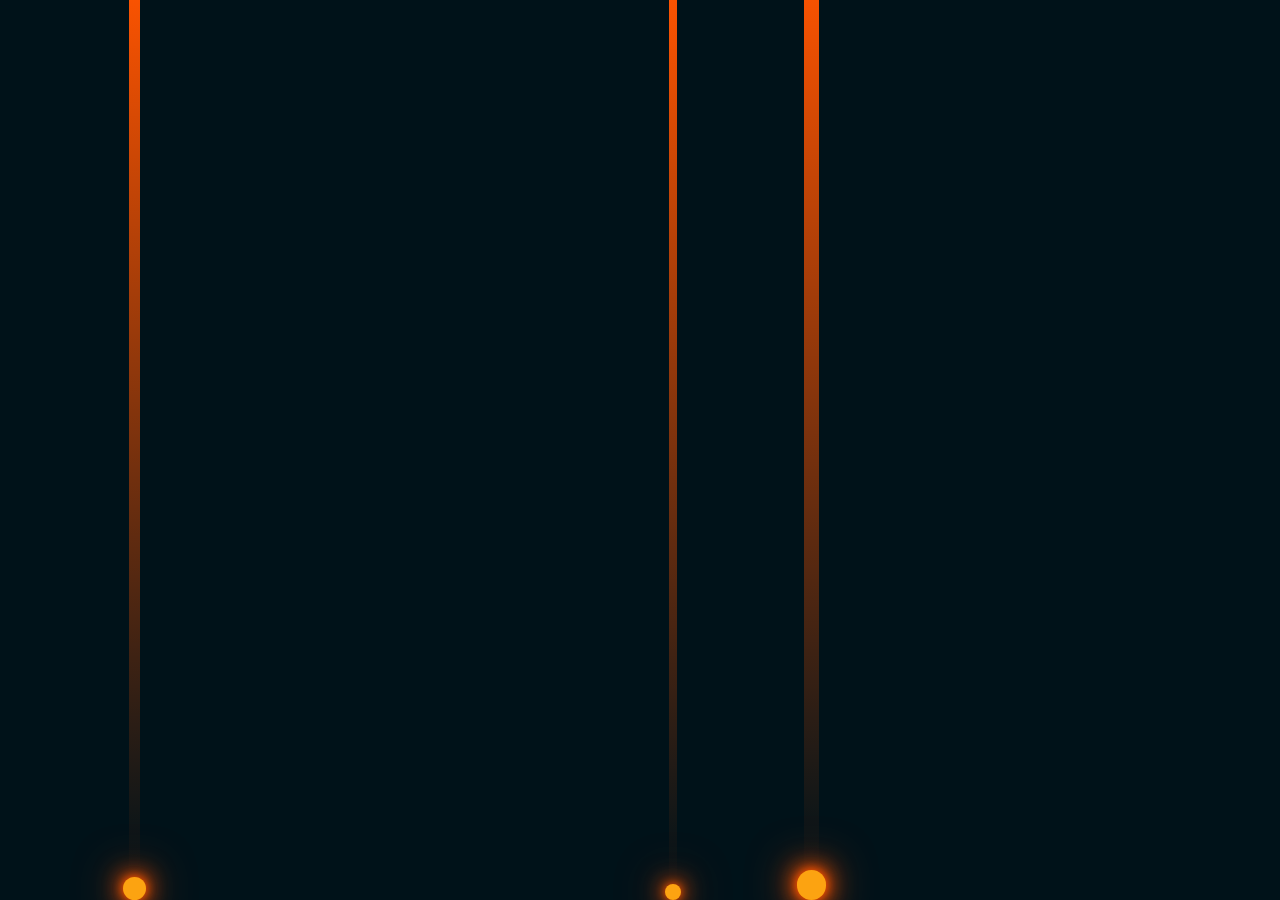
<file: tet.html>
<!DOCTYPE html>
<html lang="en">
  <head>
    <meta charset="UTF-8">
    <meta name="viewport" content="width=device-width, initial-scale=1.0">
    <title>Document</title>
    <style>
    * {
      margin: 0;
      padding: 0;
      box-sizing: border-box;
    }
    
    body {
      height: 100vh;
      background: #001219;
      overflow: hidden;
    }
    
    .circle {
      position: absolute;
      bottom: 0;
      width: 20px;
      aspect-ratio: 1/1;
      background: #fca311;
      box-shadow: 0 0 10px #ff5400, 0 0 20px #ff5400, 0 0 30px #ff5400,
        0 0 50px #ff5400;
      border-radius: 50%;
      animation: animate 5s linear forwards;
    }
    
    @keyframes animate {
      0% {
        transform: translatey(0);
        opacity: 0;
      }
      50% {
        opacity: 1;
      }
      100% {
        transform: translatey(-100vh);
        opacity: 1;
      }
    }
    
    .circle::before {
      content: "";
      position: absolute;
      bottom: 100%;
      left: 25%;
      width: 50%;
      height: 100vh;
      opacity: 0.5s;
      background: linear-gradient(#ff5400, transparent);
    }
    
  </style>
  </head>
  <body>

  </body>
  <script>
  function lines() {
    let sizeW = Math.random() * 22;
    let duration = Math.random() * 3;
    let e = document.createElement("div");
    e.setAttribute("class", "circle");
    document.body.appendChild(e);
    e.style.width = 12 + sizeW + "px";
    e.style.left = Math.random() * +innerWidth + "px";
    e.style.animationDuration = 2 + duration + "s";
  
    setTimeout(function () {
      document.body.removeChild(e);
    }, 5000);
  }
  setInterval(function () {
    lines();
  }, 200);
  
</script>
</html>
</file>
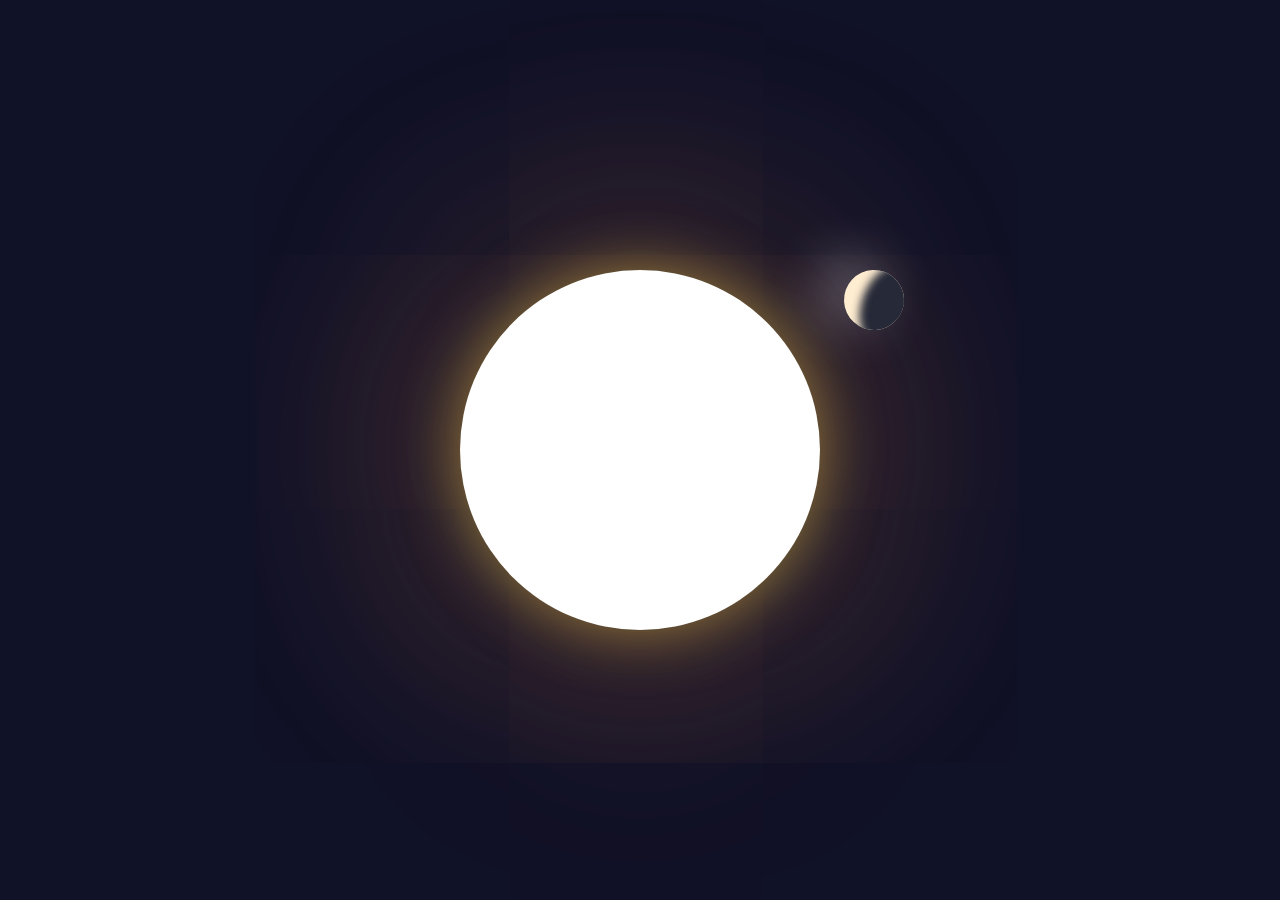
<file: traidat.html>
<!DOCTYPE html>
<html lang="en">
<head>
    <meta charset="UTF-8">
    <meta name="viewport" content="width=device-width, initial-scale=1.0">
    <title>Document</title>
    <style>
        body{
            background-color: #101227;
            height: 100vh;
            display: flex;
            justify-content: center;
            align-items: center;
            margin: 0;
            font-size: 12px;
        }
        .planet {
            width: 30em;
            height: 30em;
            background: white;
            border-radius: 50%;
            box-shadow: 
            0 0 5em 0 #fed84c80,
            0 0 20em 4em #e8a55233,
            0 0 55em 8em #ff4d4d1a;
            position: relative;
        }

        .satellite, .satellite::after {
            content: "";
            position: absolute;
            width: 5em;
            height: 5em;
            border-radius: 50%;

        }

        .satellite {
           background-color: #ffedd1;
           box-shadow: -2em 0 5em -1em white;
           overflow: hidden;
           transition: 250ms;
           left: 32em;
           transform: rotate(20deg);
           animation: round 5s infinite ease-in-out;


        }
        .satellite::after {
            background: #262938;
            width: 2.5em;
            left: 2.5em;
            box-shadow: 0 0 0.75em 0.95em #262938;
            animation: shadow 5s infinite ease-in-out;
        }

        @keyframes shadow {
            0% {
                width: 2.5em;
                left: 0;
            }
            25% {
                width: 5em;
                left: 0;
            }
            50% {
                width: 2.5em;
                left: 2.5em;
            }
            75% {
                width: 0em;
                left: 5em;
            }
            80% {
                width: 0;
                left: 0 0 0.55em 0.75em #262938;
            }
            100% {
                width: 2.5em;
                left: 0;
            }
        }
      @keyframes round {
        0%,
        100% {
            top: 2em;
            left: -15em;
            box-shadow: -2em 0 5em 0.5em #c6836466;
            z-index: 2;
        }
        25%{
            box-shadow: 0 0 3em 1em #412104b5;
        }

        75%{
            box-shadow: 0 0 3em 1em black;
        }
        48%{
            z-index: 2;
        }
        50%{
            left: 40em;
            top: 20em;
            z-index: -1;
            box-shadow: 2em 0 5em 0.5em #845a4682;
        }
        99%{
            z-index: -1;
        }
      }

    </style>
</head>
<body>
    <div class="planet">
        <div class="satellite">

        </div>
    </div>
</body>
</html>
</file>
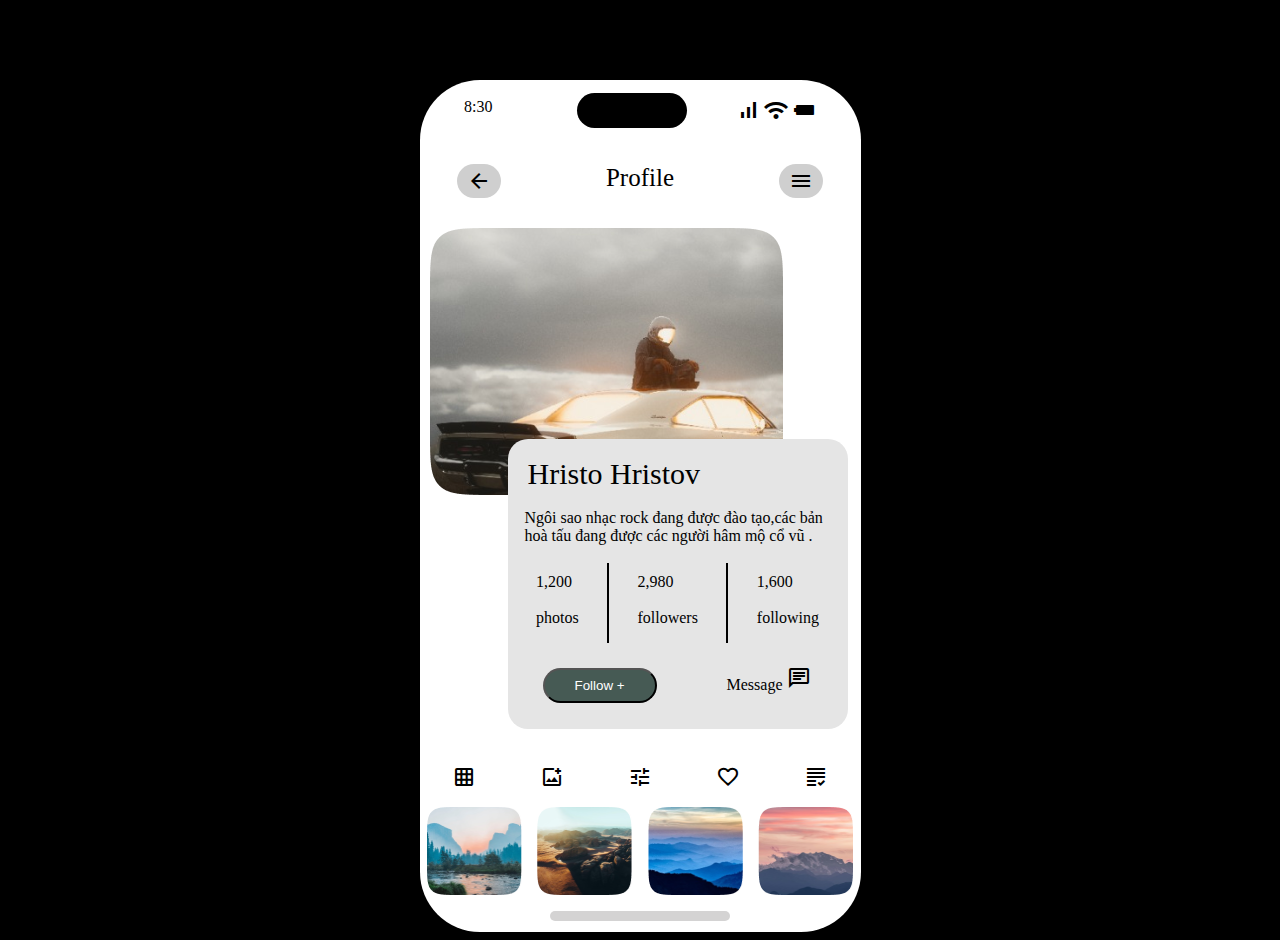
<file: chiu/lamtunhien.html>
<!DOCTYPE html>
<html lang="en">
  <head>
    <meta charset="UTF-8">
    <meta name="viewport" content="width=device-width, initial-scale=1.0">
    <title>Document</title>
    <link rel="stylesheet"
      href="https://cdnjs.cloudflare.com/ajax/libs/font-awesome/5.15.2/css/all.min.css"
      integrity="sha512-HK5fgLBL+xu6dm/Ii3z4xhlSUyZgTT9tuc/hSrtw6uzJOvgRr2a9jyxxT1ely+B+xFAmJKVSTbpM/CuL7qxO8w=="
      crossorigin="anonymous" />
    <link rel="preconnect" href="https://fonts.gstatic.com">
    <link
      href="https://fonts.googleapis.com/css2?family=Poppins:wght@300;400;600&display=swap"
      rel="stylesheet">
    <link
      href="https://fonts.googleapis.com/css2?family=Material+Symbols+Outlined"
      rel="stylesheet" />
    <style>
      body {
        background-color: black;
        font-family: 'Times New Roman', Times, serif;
      }
        .container {
          margin: 0 auto;
          width: 441px;
          height: 852px;
        }
        .dienthoai {
          display: flex;
          justify-content: space-around;
        }
        .menu {
          display: flex;
          justify-content: space-around;
          gap: 30px;
          margin-top: 20px;
        }
        .yamate {
          display: flex;
          justify-content: space-evenly;
        }
        .menu2 {
          display: flex;
          justify-content: space-around;
        }
        .konichiwa {
        display: flex;
        justify-content: space-around;
        }
      </style>
  </head>
  <body>
    <div class="container"
      style="background: #fff; border-radius: 60px; margin-top: 80px;">
      <br>
      <div class="dienthoai">
        <span style="margin-left: 20px;">8:30</span>
        <p
          style="width: 110px; height: 35px; background: black; border-radius: 20px; margin-top: -5px; margin-left: 35px;"></p>

        <div style="margin-right: 20px;">
          <span class="material-symbols-outlined">
            signal_cellular_alt
          </span>
          <span class="material-symbols-outlined">
            wifi
          </span>
          <span class="material-symbols-outlined">
            battery_full_alt
          </span></div>

      </div>
      <div class="menu">
        <span class="material-symbols-outlined"
          style="background: rgb(207, 207, 207); padding: 5px 10px; border-radius: 30px;">
          arrow_back
        </span>
        <span style="font-size: 25px;">Profile</span>
        <span class="material-symbols-outlined"
          style="background: rgb(207, 207, 207); padding: 5px 10px; border-radius: 30px;">
          menu
        </span>
      </div>
      <div class="image">
        <img src="./Image.png" alt style="margin-left: 10px; margin-top: 30px;">
        <div class="phongnen"
          style="width: 340px; height: 290px; background: rgb(229, 229, 229); border-radius: 20px; position: relative; margin-top: -60px; margin-left: 88px;">
          <br> <span style="font-size: 30px; margin-left: 20px;">Hristo
            Hristov</span><br> <br>
          <span style="margin-left: 17px;">Ngôi sao nhạc rock
            đang được đào tạo,các bản
          </span> <span style="margin-left: 17px;"> hoà tấu đang được các người
            hâm mộ cổ vũ .</span>
          <br><br>
          <div class="yamate">
            <span style="margin-top: 10px;">
              1,200 <br><br> photos
            </span>
            <span style="width: 2px; height: 80px; background: black;"></span>
            <span style="margin-top: 10px;">
              2,980 <br><br> followers
            </span>
            <span
              style="width: 2px; height: 80px; background: black;"></span>
            <span style="margin-top: 10px;">
              1,600 <br><br> following
            </span>
          </div>
          <br>
          <button
            style="margin-left: 35px; padding: 8px 30px; background: #465A54; color: #fff; border-radius: 20px;">Follow
            +</button><span
            style="margin-left: 70px; margin-bottom: -5px;">Message
          </span> <span
            class="material-symbols-outlined" style="margin-top: 5px;">
            chat
          </span>
        </div>
      </div>
      <br><br>
      <div class="menu2">
        <span class="material-symbols-outlined">
          grid_on
        </span>
        <span class="material-symbols-outlined">
          add_photo_alternate
        </span>
        <span class="material-symbols-outlined">
          tune
        </span>
        <span class="material-symbols-outlined">
          favorite
        </span>
        <span class="material-symbols-outlined">
          grading
        </span>
      </div> <br>

      <div class="konichiwa">
        <img src="./1.png" alt width="95px" height="88px">
        <img src="./2.png" alt width="95px" height="88px">
        <img src="./3.png" alt width="95px" height="88px">
        <img src="./4.png" alt width="95px" height="88px">
      </div>
      <center> <p
          style="width: 180px; height: 10px; background-color: rgb(212, 211, 211); border-radius: 10px;"></p>
      </center>
    </div>

  </body>
</html>
</file>
<file: css_analog/style.css>
*{
    margin: 0;
    padding: 0;
    box-sizing: border-box;
}
body{
    height: 100vh;
    justify-content: center;
    align-items: center;
    display: flex;
    background: #111;
}
.container{
    position: relative;
}
.container .circle{
    position: absolute;
    border-radius: 50%;
    pointer-events: none;
    animation:  2s ease-in infinite alternate;
}
.container .circle:nth-child(1){
    width: 180px;
    height: 180px;
    top: -60px;
    left: -60px;
    background: linear-gradient(#d20b0b, #d20b0b);
    animation-name: move-up;
}
.container .circle:nth-child(2){
    width: 120px;
    height: 120px;
    bottom: -20px;
    right: -20px;
    background: linear-gradient(#1cb1c5, #1cb1c5);
    animation-name: move-down;
}
@keyframes move-up{
    to{
        transform:translateY(-10px);
    }
}
@keyframes move-down{
    to{
        transform: translateY(10px);
    }
}
.clock{
    width: 350px;
    height: 350px;
    display: flex;
    align-items: center;
    justify-content: center;
    border: 2px solid rgba(255, 255, 255, 0.1);
    border-radius: 50%;
    backdrop-filter: blur(15px);
    background: rgba(255, 255, 255, 0.05);
    box-shadow: 0 0 30px rgba(0, 0, 0, 0.2);
}
.clock .clock-bg img{
    width: 100%;
    height: 100%;
}
.clock::before{
    content: '';
    position: absolute;
    width: 15px;
    height: 15px;
    background: #fff;
    z-index: 15;
    border-radius: 50%;
}
        .clock .hour,
        .clock .minute,
        .clock .second{
                    position: absolute;
}
.clock .hour,
.clock .hour .hr{
    width: 160px;
    height: 160px;
}
.clock .minute,
.clock .minute .min{
    width: 190px;
    height: 190px;
}
.clock .second,
.clock .second .sec{
    width: 230px;
    height: 230px;
}
.clock .hour .hr,
.clock .minute .min,
.clock .second .sec{
    display: flex;
    justify-content: center;
    position: absolute;
    border-radius: 50%;
}
.clock .hour .hr::before{
    content: '';
    position: absolute;
    width: 8px;
    height: 80px;
    background: red;
    z-index: 10;
    border-radius: 10px;
}
.clock .minute .min::before{
    content: '';
    position: absolute;
    width: 4px;
    height: 90px;
    background: #1cb1c5;
    z-index: 11;
    border-radius: 8px;

}
.clock .second .sec::before{
    content: '';
    position: absolute;
    width: 3px;
    height: 140px;
    background: #fff;
    z-index: 12;
    border-radius: 2px;
}
</file>
<file: css_card_science/style.css>
.card {
    position: relative;
    height: 300px;
    width: 230px;
  }
  .card:nth-child(2) {
    filter: hue-rotate(300deg) brightness(1.3);
  }
  .card:nth-child(3) {
    filter: hue-rotate(200deg) brightness(1.5);
  }
  .card:nth-child(4) {
    filter: hue-rotate(60deg) brightness(3);
  }
  .card .boxshadow {
    position: absolute;
    height: 100%;
    width: 100%;
    border: 1px solid red;
    transform: scale(0.8);
    box-shadow: rgba(255, 0, 0, 1) 0px 30px 70px 0px;
    transition: all 0.5s cubic-bezier(0.785, 0.135, 0.15, 0.86);
  }
  .card .main {
    width: 230px;
    height: 300px;
    overflow: hidden;
    background: red;
    background: linear-gradient(
      0deg,
      #3e0000 0%,
      rgba(255, 0, 0, 1) 60%,
      #3e0000 100%
    );
    position: relative;
    clip-path: polygon(
      0 0,
      100% 0,
      100% 40px,
      100% calc(100% - 40px),
      calc(100% - 40px) 100%,
      40px 100%,
      0 calc(100% - 40px)
    );
    box-shadow: rgba(255, 0, 0, 1) 0px 7px 29px 0px;
    transition: all 0.3s cubic-bezier(0.785, 0.135, 0.15, 0.86);
  }
  .card .main .top {
    position: absolute;
    top: 0px;
    left: 0;
    width: 0px;
    height: 0px;
    z-index: 2;
    border-top: 115px solid black;
    border-left: 115px solid transparent;
    border-right: 115px solid transparent;
    transition: all 0.5s cubic-bezier(0.785, 0.135, 0.15, 0.86);
  }
  .card .main .side {
    position: absolute;
    width: 100%;
    top: 0;
    transform: translateX(-50%);
    height: 101%;
    background: black;
    clip-path: polygon(0% 0%, 50% 0, 95% 45%, 100% 100%, 0% 100%);
    transition: all 0.5s cubic-bezier(0.785, 0.135, 0.15, 0.86) 1s;
  }
  .card .main .left {
    left: 0;
  }
  .card .main .right {
    right: 0;
    transform: translateX(50%) scale(-1, 1);
  }
  .card .main .title {
    position: absolute;
    left: 50%;
    transform: translateX(-50%);
    top: 90px;
    font-weight: bold;
    font-size: 25px;
    opacity: 0;
    z-index: -1;
    transition: all 0.2s ease-out 0s;
  }
  .card .main .button-container {
    position: absolute;
    bottom: 10px;
    left: 50%;
    transform: translateX(-50%);
  }
  .card .main .button-container .button {
    position: absolute;
    transform: translateX(-50%);
    padding: 5px 10px;
    clip-path: polygon(0 0, 100% 0, 81% 100%, 21% 100%);
    background: black;
    border: none;
    color: white;
    display: grid;
    place-content: center;
    transition: all 0.5s cubic-bezier(0.785, 0.135, 0.15, 0.86);
  }
  .card .main .button-container .button .svg {
    width: 15px;
    transition: all 0.2s cubic-bezier(0.785, 0.135, 0.15, 0.86);
  }
  .card .main .button-container .button:nth-child(1) {
    bottom: 300px;
    transition-delay: 0.4s;
  }
  .card .main .button-container .button:nth-child(2) {
    bottom: 300px;
    transition-delay: 0.6s;
  }
  .card .main .button-container .button:nth-child(3) {
    bottom: 300px;
    transition-delay: 0.8s;
  }
  .card .main .button-container .button:hover .svg {
    transform: scale(1.2);
  }
  .card .main .button-container .button:active .svg {
    transform: scale(0.7);
  }
  .card:hover .main {
    transform: scale(1.1);
  }
  .card:hover .main .top {
    top: -50px;
  }
  .card:hover .main .left {
    left: -50px;
    transition: all 0.5s cubic-bezier(0.785, 0.135, 0.15, 0.86) 0.1s;
  }
  .card:hover .main .right {
    right: -50px;
    transition: all 0.5s cubic-bezier(0.785, 0.135, 0.15, 0.86) 0.1s;
  }
  .card:hover .main .title {
    opacity: 1;
    transition: all 0.2s ease-out 1.3s;
  }
  .card:hover .main .button-container .button:nth-child(1) {
    bottom: 80px;
    transition-delay: 0.8s;
  }
  .card:hover .main .button-container .button:nth-child(2) {
    bottom: 40px;
    transition-delay: 0.6s;
  }
  .card:hover .main .button-container .button:nth-child(3) {
    bottom: 0;
    transition-delay: 0.4s;
  }
  body{
    justify-content: center;
    align-items: center;
    display: flex;
    background: #000;
  }
</file>
<file: css_deck/style.css>
*{
    margin: 0;
    padding: 0;
    box-sizing: border-box;
    font-family: 'poppins'sans-serif;
}
body{
    display: flex;
    justify-content: center;
    align-items: center;
    min-height: 100%;
    overflow: hidden;
    background: #000;
}
.container .card{
    position: absolute;
    width: 150px;
    height: 250px;
    background: #5e5cfc;
    border-radius: 8px;
    justify-content: center;
    align-items: center;
    display: flex;
    color: rgba(0, 0, 0, 1);
    font-size: 8em;
    font-weight: 700;
    cursor: pointer;
    transition: 0.5s;
    transform-origin: 50% 100%;
    filter: hue-rotate(cacl(var(--i)* 50deg));
}
.container:hover .card{
    transform: rotate(calc(var(--i)* 5deg)) translate(calc(var(--i)
    * 120px), -50px);
    color: rgb(255, 0, 0);
}
.container:active .card{
    background: #777;

}
.container .card:active{
    background: #5e5cfc;
    z-index: 100;
    transform: rotate(cacl(var(--i)*60deg));
}
</file>
<file: css_infinity/style.css>
* {
	border: 0;
	box-sizing: border-box;
	margin: 0;
	padding: 0;
}
:root {
	--hue: 223;
	--bg: hsl(var(--hue),90%,95%);
	--fg: hsl(var(--hue),90%,5%);
	--trans-dur: 0.3s;
	font-size: calc(16px + (24 - 16) * (100vw - 320px) / (1280 - 320));
}
body {
	background-color: var(--bg);
	color: var(--fg);
	font: 1em/1.5 sans-serif;
	height: 100vh;
	display: grid;
	place-items: center;
	transition: background-color var(--trans-dur);
}
main {
	padding: 1.5em 0;
}
.ip {
	width: 16em;
	height: 8em;
}
.ip__track {
	stroke: hsl(var(--hue),90%,90%);
	transition: stroke var(--trans-dur);
}
.ip__worm1,
.ip__worm2 {
	animation: worm1 2s linear infinite;
}
.ip__worm2 {
	animation-name: worm2;
}

/* Dark theme */
@media (prefers-color-scheme: dark) {
	:root {
		--bg: hsl(var(--hue),90%,5%);
		--fg: hsl(var(--hue),90%,95%);
	}
	.ip__track {
		stroke: hsl(var(--hue),90%,15%);
	}
}

/* Animation */
@keyframes worm1 {
	from {
		stroke-dashoffset: 0;
	}
	50% {
		animation-timing-function: steps(1);
		stroke-dashoffset: -358;
	}
	50.01% {
		animation-timing-function: linear;
		stroke-dashoffset: 358;
	}
	to {
		stroke-dashoffset: 0;
	}
}
@keyframes worm2 {
	from {
		stroke-dashoffset: 358;
	}
	50% {
		stroke-dashoffset: 0;
	}
	to {
		stroke-dashoffset: -358;
	}
}
</file>
<file: css_sky_rain/style.css>
*{
    margin: 0;
    padding: 0;
    box-sizing: border-box;
    font-family: 'poppins'sans-serif;
}
body{
    justify-content: center;
    align-items: center;
    display: flex;
    min-height: 100vh;
    background: #1b1b1b;
}
    .container{
        position: relative;
        width: 100%;
        height: 400px;
        display: flex;
        justify-content: center;
        border-bottom: 1px solid #000;
    }
    .container .cloud{
        position: relative;
        width: 320px;
        height: 100px;
        background: #fff;
        border-radius: 100px;
        filter: drop-shadow(8px 8px 0 #000);
        animation: animateCloud 2s linear infinite;
    }
        @keyframes animateCloud{
            0%{
                filter: drop-shadow(8px 8px 0 #000) drop-shadow(0 0 0 #fff) brightness(1);
            }
            95%{
                filter: drop-shadow(8px 8px 0 #000) drop-shadow(0 0 50px #777) brightness(10);
            }
        }
        .container .cloud::before{
            content: '';
            position: absolute;
            width: 110px;
            height: 110px;
            border-radius: 50%;
            background: #484f59;
            top: -50px;
            left: 40px;
            box-shadow: 90px -10px 0 30px #484f59;
        }
        .container .cloud::after{
            content: '';
            position: absolute;
            inset: 0;
            background: #484f59;
            border-radius: 100px;
        }
        .container .cloud .drop{
            position: absolute;
            top: 0;
            background: #05a2eb;
            width: 2px;
            height: 10px;
            transform-origin: bottom;
            animation: animate 2s linear infinite; 
        }
        @keyframes animate{
            0%{
                transform: translateY(0) scaleY(1);
            }
            70%{
                transform: translateY(360px) scaleY(1);
            }
            80%{
                transform: translateY(360px) scaleY(0.2);
            }
            100%{
                transform: translateY(360px) scaleY(0.2) scaleX(15);
            }
        }
</file>
<file: css_visa_card/style.css>
*{
    margin: 0;
    box-sizing: border-box;
}

html{
    height: 100%;
}

body{
    background-color: #f1f1f1;
    font-family: "Segoe UI", sans-serif;
    min-height: 100%;
    display: flex;
    align-items: center;
    justify-content: center;
}

.container{
    margin: 0 auto;
    max-width: 34rem;
    width: 90%;
}

input{
    background-color: transparent;
    border: none;
    color: #fff;
    font: inherit;
    width: auto;
}

input::placeholder{
    color: #fff;
}

label{
    display: block;
}

.card{
    background-color: #171a1c;
    border-radius: 14px;
    color: #bebebe;
    padding: 32px;
}

.header{
    margin-bottom: 7rem;
}

.title{
    color: #fff;
    float: left;
    font-size: 1.5rem;
}

.logo{
    float: right;
}

.row{
    margin-bottom: 1.5rem;
}

.content{
    margin-bottom: 5rem;
}

.content input{
    outline: none;
}

.card-number{
    font-size: 32px;
}

.card-expire{
    float: left;
}

.card-expire input{
    font-size: 0.9rem;
}

.card-expire-month{
    width: 22%;
}

.card-expire-month, .card-expire-year{
    float: left;
}

.card-cvv{
    float: right;
}

.card-cvv input{
    width: 2rem;
    text-align: center;
    font-size: 0.9rem;
}
</file>
